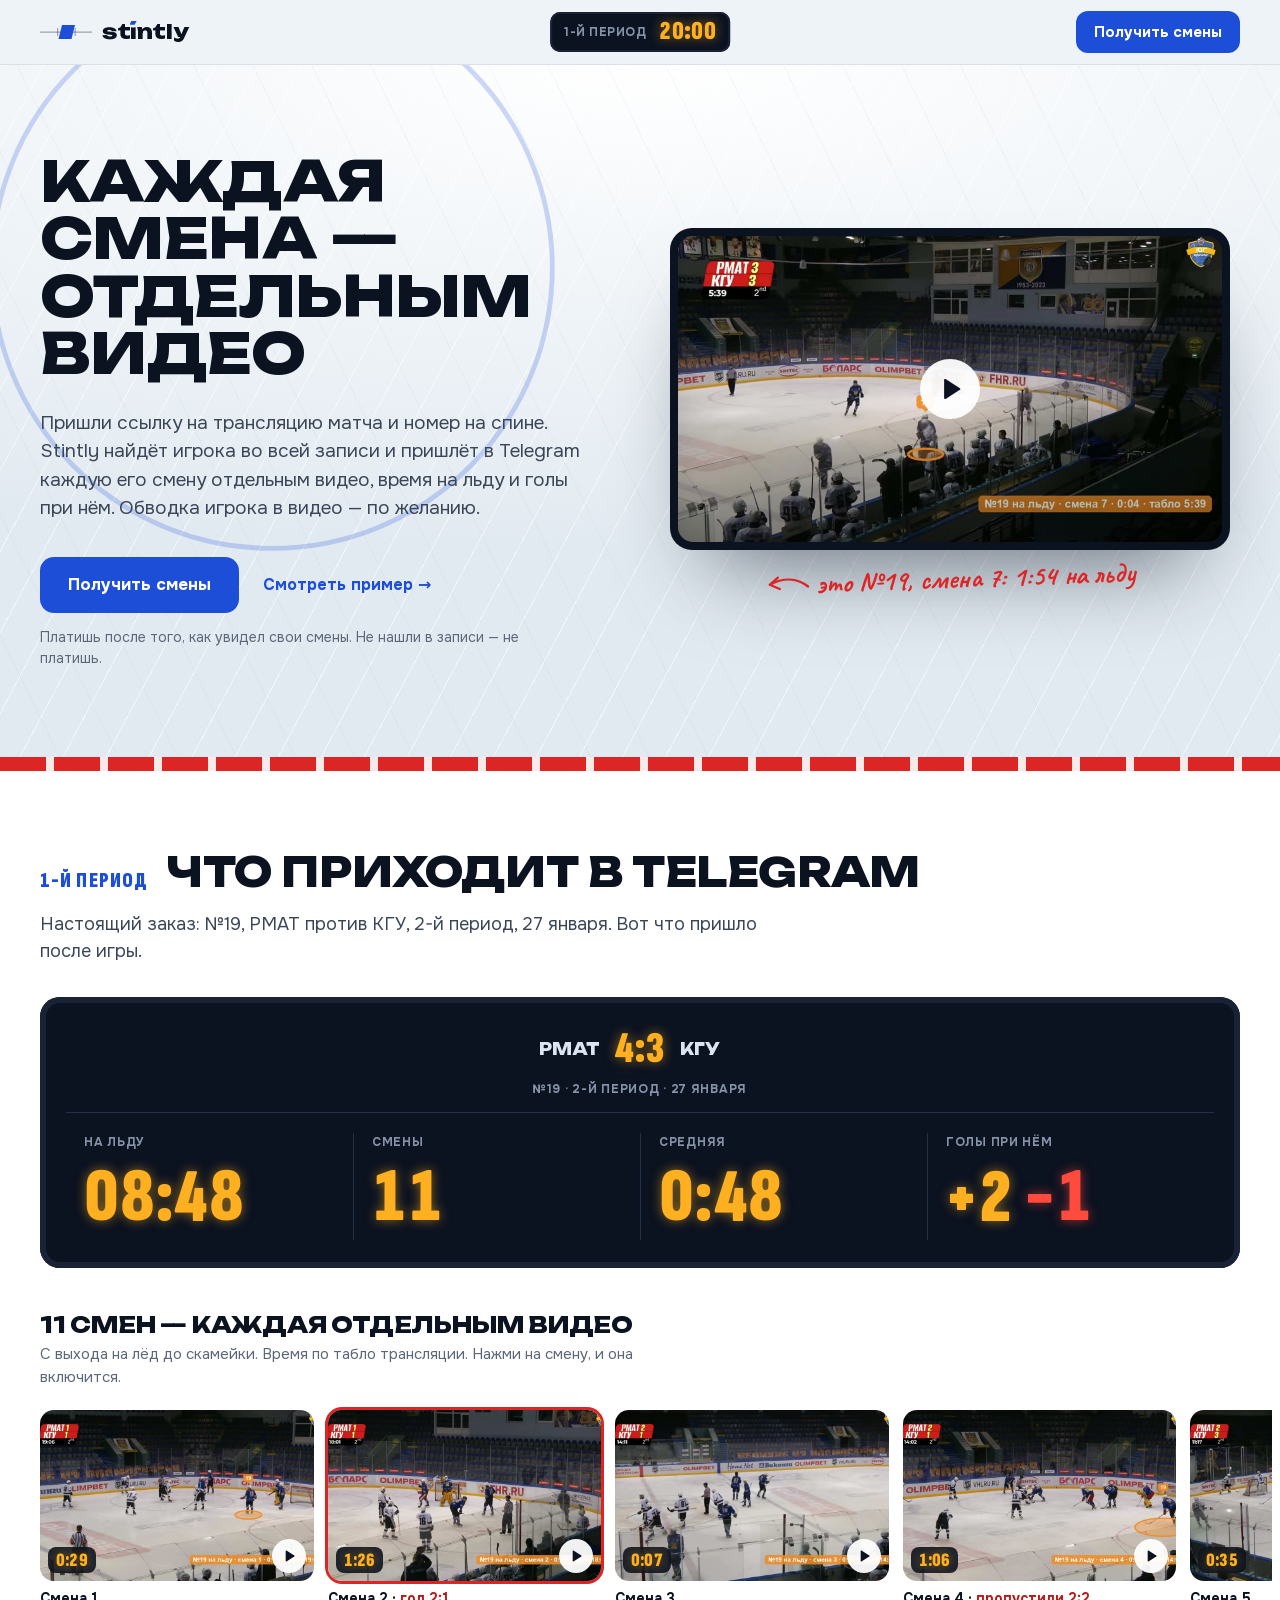
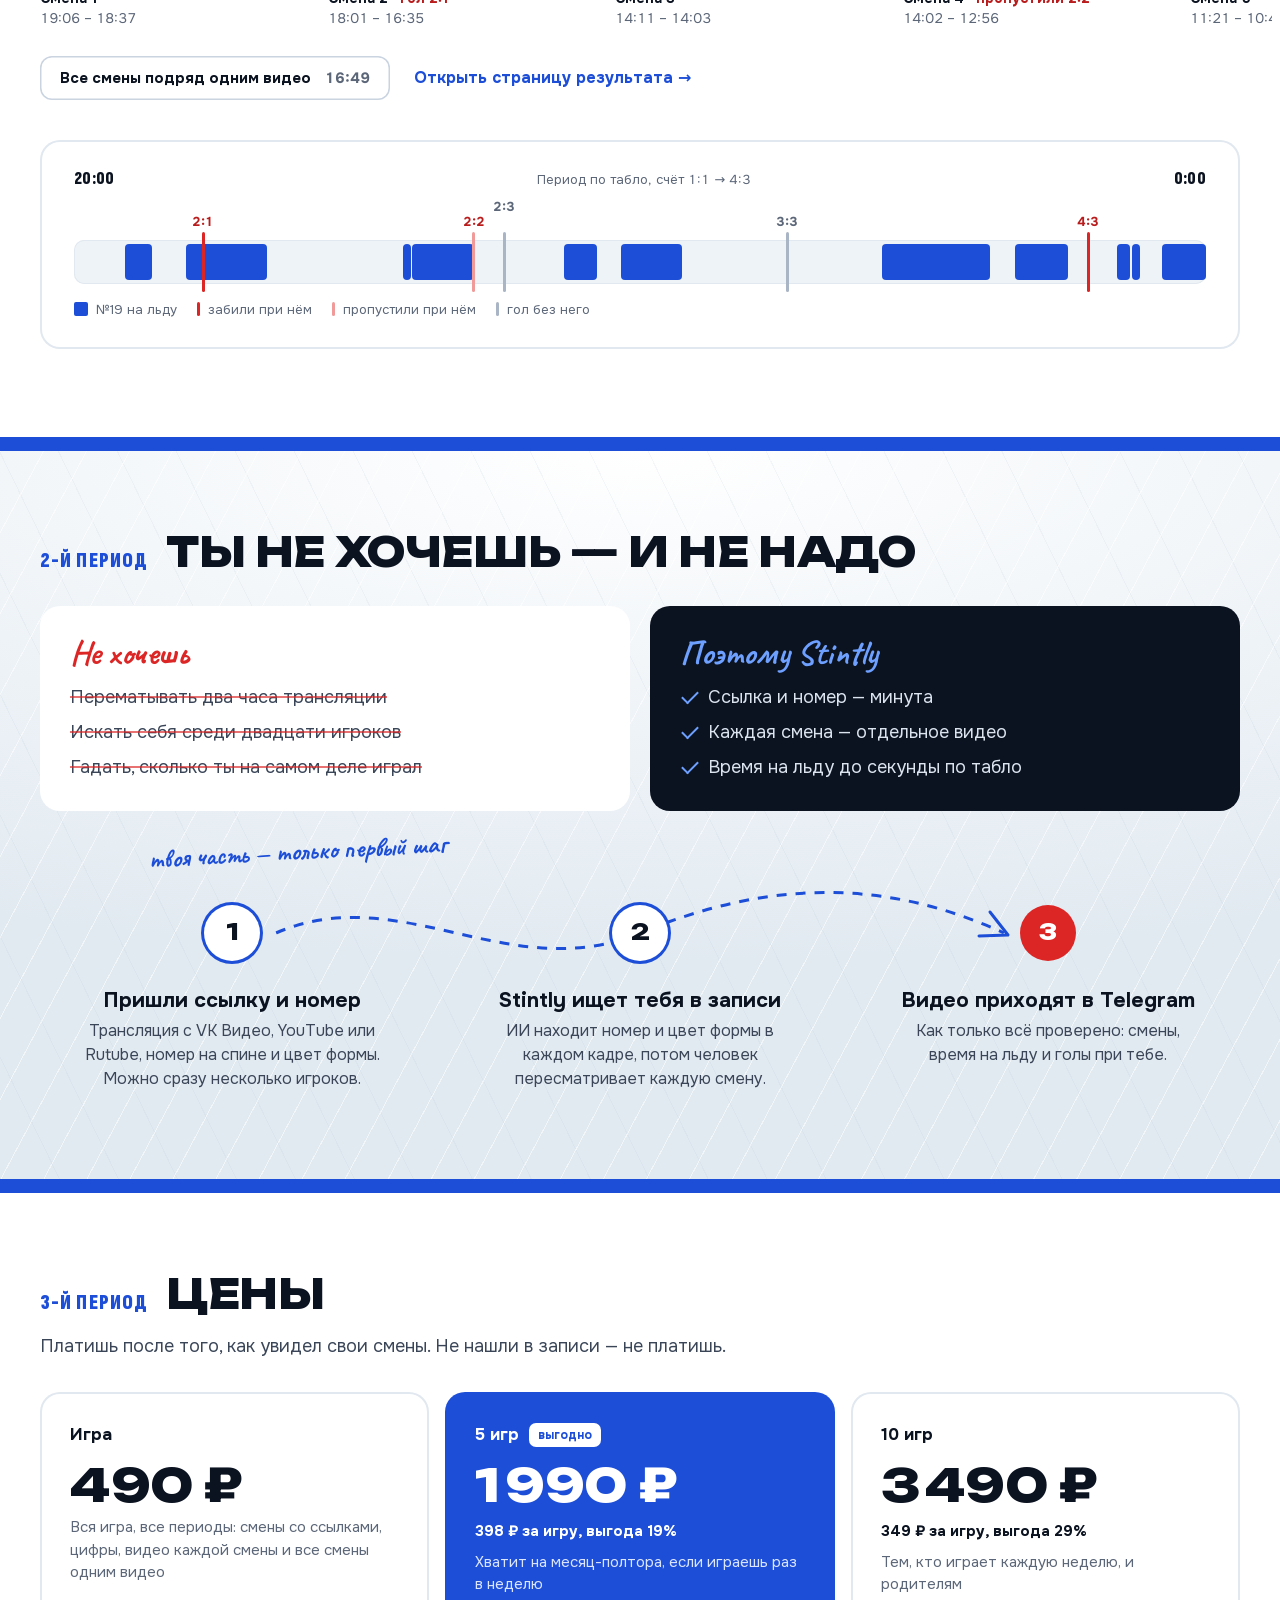
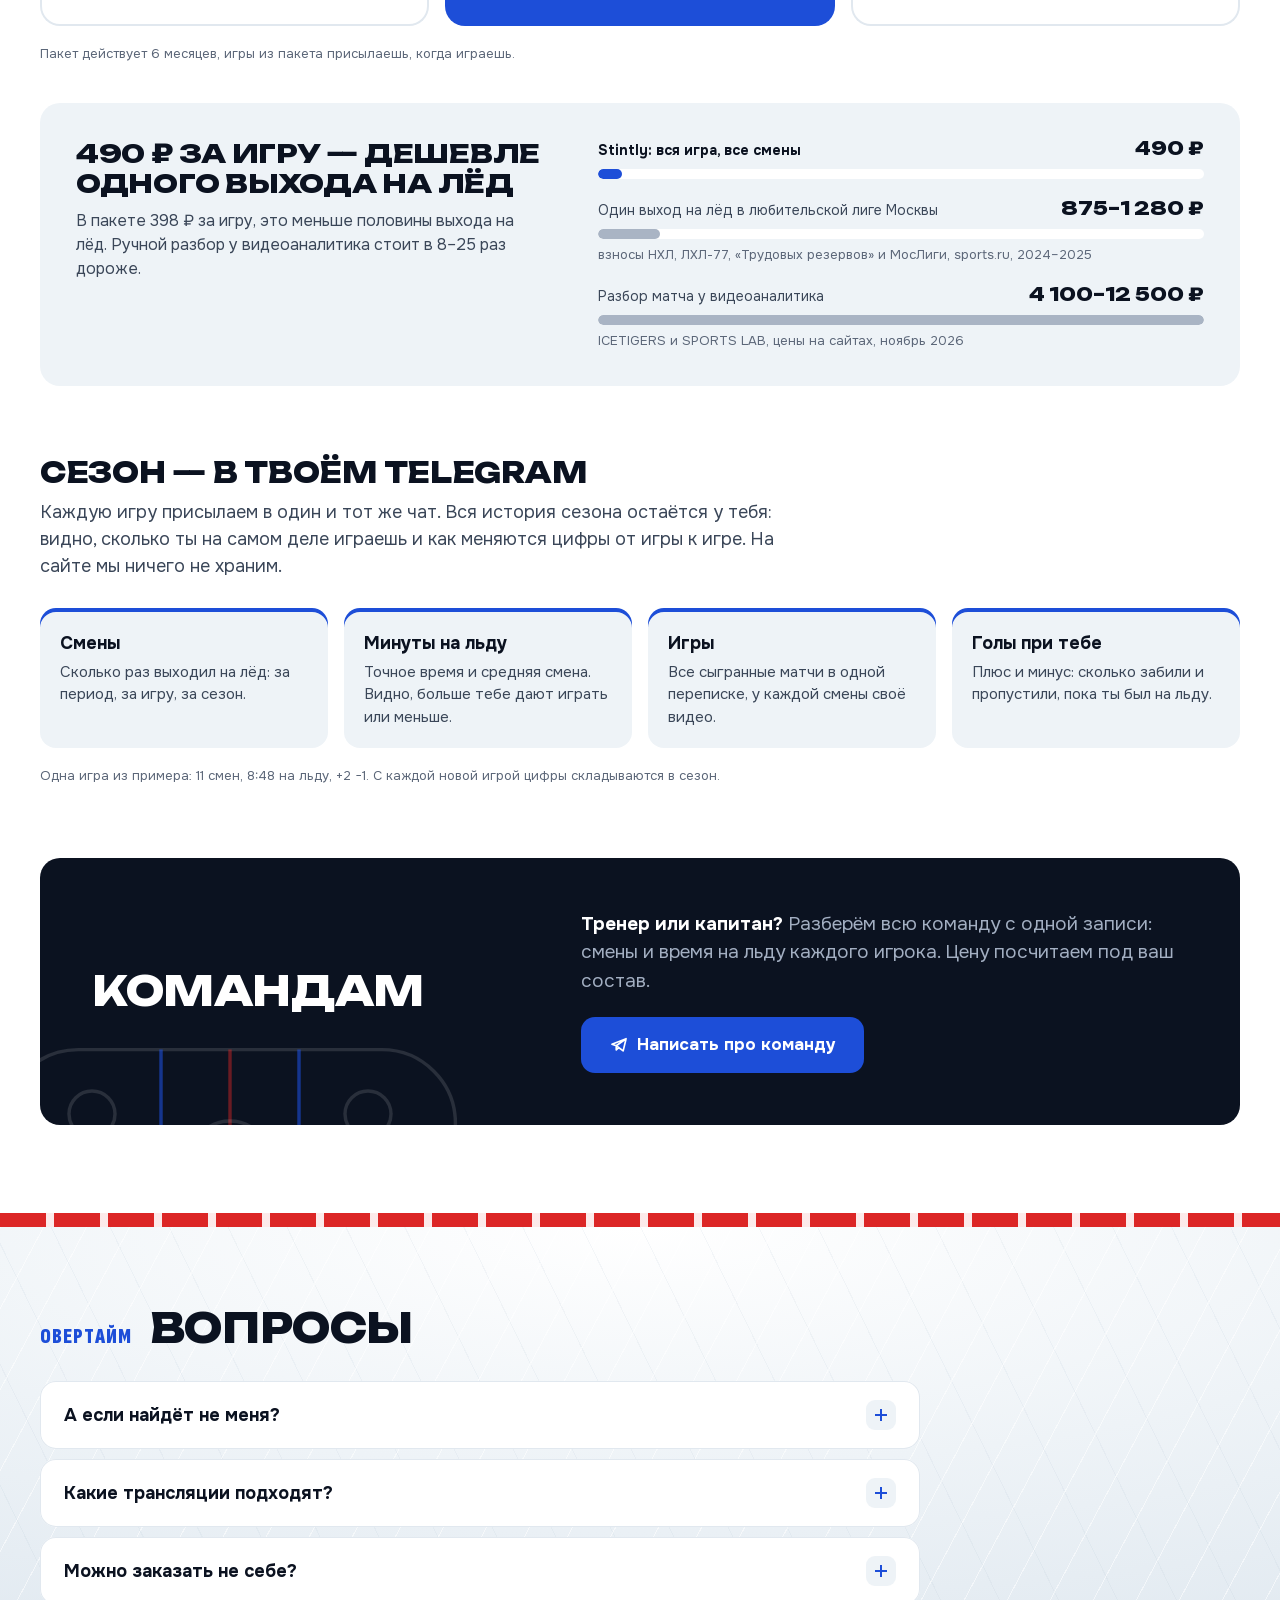
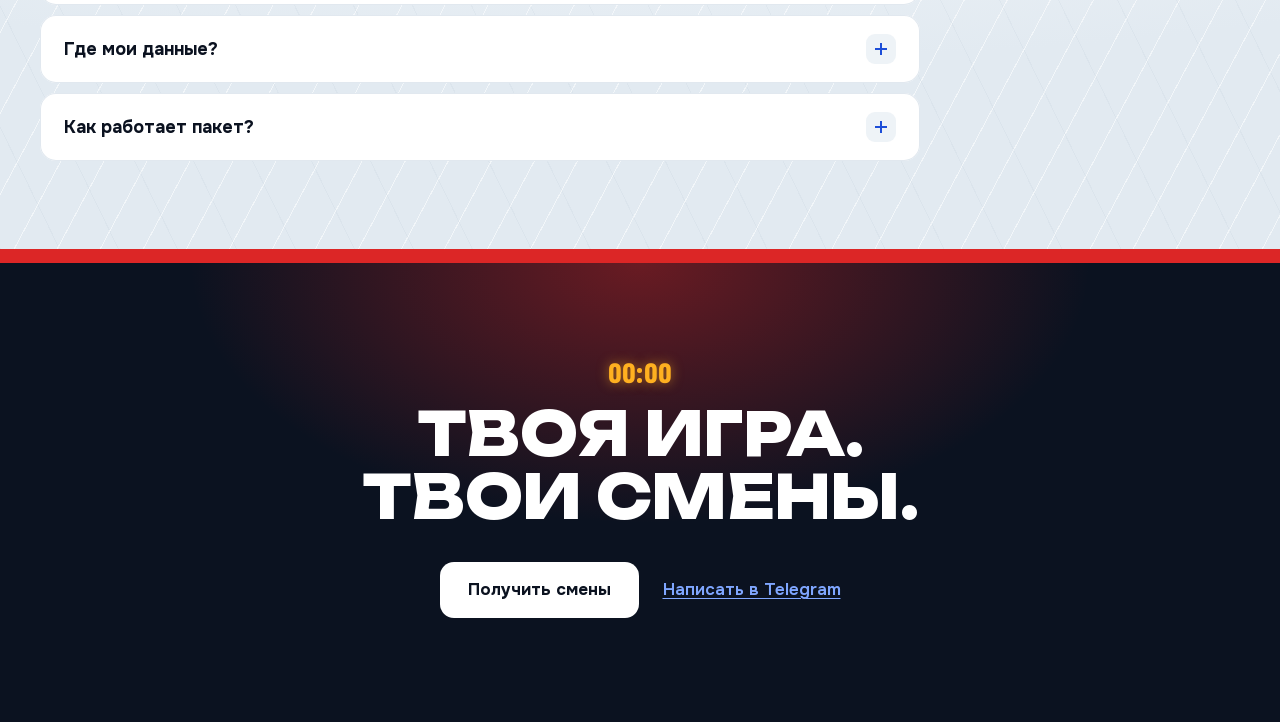
<file: index.html>
<!doctype html>
<html lang="ru">
<head>
<meta charset="utf-8">
<meta name="viewport" content="width=device-width,initial-scale=1,viewport-fit=cover">
<meta name="robots" content="noindex,nofollow">
<meta name="theme-color" content="#EEF3F7">
<meta name="apple-mobile-web-app-capable" content="yes">
<meta name="mobile-web-app-capable" content="yes">
<meta name="apple-mobile-web-app-status-bar-style" content="default">
<title>Stintly — каждая смена отдельным видео</title>
<meta name="description" content="Пришли ссылку на трансляцию и номер. Как всё будет готово, пришлём каждую твою смену отдельным видео и время на льду.">
<!-- Карточка ссылки в Telegram и соцсетях. При выкладке на домен замени адреса картинок на полные (https://домен/assets/og.png): Telegram не берёт относительные. -->
<meta property="og:url" content="https://uistelmakh.github.io/skaut/">
<meta property="og:type" content="website">
<meta property="og:site_name" content="Stintly">
<meta property="og:title" content="Каждая смена игрока отдельным видео — Stintly">
<meta property="og:description" content="Пришли ссылку на игру и номер. Как всё будет готово — в Telegram каждая смена отдельным видео и время на льду.">
<meta property="og:image" content="https://uistelmakh.github.io/skaut/assets/og-stintly-v4.png">
<meta property="og:image:width" content="1200">
<meta property="og:image:height" content="630">
<meta property="og:locale" content="ru_RU">
<meta name="twitter:card" content="summary_large_image">
<meta name="twitter:title" content="Каждая смена игрока отдельным видео — Stintly">
<meta name="twitter:description" content="Пришли ссылку на игру и номер. Как всё будет готово — в Telegram каждая смена отдельным видео и время на льду.">
<meta name="twitter:image" content="https://uistelmakh.github.io/skaut/assets/og-stintly-v4.png">
<link rel="icon" href="assets/mark.svg" type="image/svg+xml">
<link rel="icon" href="assets/favicon.png" type="image/png" sizes="64x64">
<link rel="apple-touch-icon" href="assets/apple-touch-icon.png">
<link rel="preload" href="assets/fonts/onest-normal-cyrillic.woff2" as="font" type="font/woff2" crossorigin>
<link rel="preload" href="assets/fonts/unbounded-normal-cyrillic.woff2" as="font" type="font/woff2" crossorigin>
<link rel="preload" href="media/frames/reel_poster.jpg" as="image" fetchpriority="high">
<link rel="stylesheet" href="assets/fonts/fonts.css">
<!-- Caveat — только рукописные пометки тренера; остальные шрифты лежат локально -->
<link rel="preconnect" href="https://fonts.googleapis.com">
<link rel="preconnect" href="https://fonts.gstatic.com" crossorigin>
<link rel="stylesheet" href="https://fonts.googleapis.com/css2?family=Caveat:wght@700&amp;subset=cyrillic&amp;display=swap">
<link rel="stylesheet" href="assets/app.css?v=20261128c">
</head>
<body>
<a class="skip" href="#view">К содержимому</a>


<header class="top" id="top">
  <div class="wrap top-in">
    <a class="logo" href="#/" aria-label="Stintly, на главную">
      <svg class="logo-mark" viewBox="0 0 104 40" aria-hidden="true"><rect class="lm-line" x="0" y="19" width="104" height="2.5"/><rect class="lm-line" x="34" y="12" width="2.5" height="16"/><rect class="lm-line" x="69" y="12" width="2.5" height="16"/><path class="lm-stint" d="M44 6 H70 L63 34 H37 Z"/></svg>
      <span class="logo-word" aria-hidden="true">st<span class="lw-i">ı<b></b></span>ntly</span>
    </a>
    <nav class="top-nav" aria-label="Разделы">
      <a href="#/result" data-nav="result">Пример</a>
      <a href="#/" data-jump="how">Как это работает</a>
      <a href="#/" data-jump="prices">Цены</a>
      <a href="#/" data-jump="team">Командам</a>
    </nav>
    <!-- часы-табло: на главной идут вместе с прокруткой (период секции на экране), на других страницах — подпись страницы -->
    <div class="clock" id="clock" aria-hidden="true"><span class="clock-l" id="clock-l">1-Й ПЕРИОД</span><span class="led clock-t" id="clock-t">20:00</span></div>
    <a class="btn btn--small btn--accent top-cta" href="#/order">Получить смены</a>
  </div>
</header>

<main id="view" tabindex="-1"></main>

<noscript>
  <div class="noscript">
    <h1>Stintly</h1>
    <p>Все твои смены из трансляции хоккейной игры: каждая смена ссылкой и видео, время на льду. Пришли ссылку на игру и номер.</p>
    <p>Страница работает на JavaScript. Включи его в браузере или сразу <a href="https://t.me/sergeistelmakh">напиши в Telegram @sergeistelmakh</a>.</p>
  </div>
</noscript>

<nav class="dock" aria-label="Быстрая навигация">
  <a href="#/" data-nav="home"><svg viewBox="0 0 24 24" aria-hidden="true"><path d="M4 11.5 12 5l8 6.5V20h-5.5v-5h-5v5H4z"/></svg><span>Главная</span></a>
  <a href="#/result" data-nav="result"><svg viewBox="0 0 24 24" aria-hidden="true"><circle cx="12" cy="7" r="3.2"/><ellipse cx="12" cy="17" rx="8" ry="3.4"/></svg><span>Пример</span></a>
  <a href="#/order" data-nav="order"><svg viewBox="0 0 24 24" aria-hidden="true"><path d="M12 5v14M5 12h14"/></svg><span>Получить</span></a>
</nav>

<!-- Плеер смены: шторка снизу на телефоне, окно по центру на десктопе -->
<div class="sheet" id="sheet" hidden>
  <div class="sheet-back" data-close></div>
  <section class="sheet-card" role="dialog" aria-modal="true" aria-labelledby="sheet-title">
    <div class="sheet-grab" aria-hidden="true"></div>
    <div class="sheet-video"><video id="sheet-video" playsinline controls preload="metadata" aria-label="Видео смены"></video></div>
    <div class="sheet-body">
      <div class="sheet-head">
        <h2 id="sheet-title"></h2>
        <button class="icon-btn" data-close aria-label="Закрыть"><svg viewBox="0 0 24 24" aria-hidden="true"><path d="M6 6l12 12M18 6 6 18"/></svg></button>
      </div>
      <p class="sheet-meta" id="sheet-meta"></p>
      <div class="sheet-actions" id="sheet-actions"></div>
      <div class="sheet-nav" id="sheet-nav"></div>
    </div>
    <div class="sheet-modal" id="sheet-modal"></div>
  </section>
</div>

<div class="toast" id="toast" role="status" aria-live="polite"></div>

<!-- ?v=… — версия файлов: браузер не берёт старые из кэша. Менять при каждой выкладке (и ASSET_V в app.js) -->
<script src="assets/config.js?v=20261128c"></script>
<script src="data/order.js?v=20261128c"></script>
<script src="assets/store.js?v=20261128c"></script>
<script src="assets/gpu.js?v=20261128c"></script>
<!-- Админка (assets/admin.js, admin.css, data/admin_demo.js) грузится только по адресу админки: клиенту она не нужна -->
<script src="assets/app.js?v=20261128c"></script>
</body>
</html>
</file>
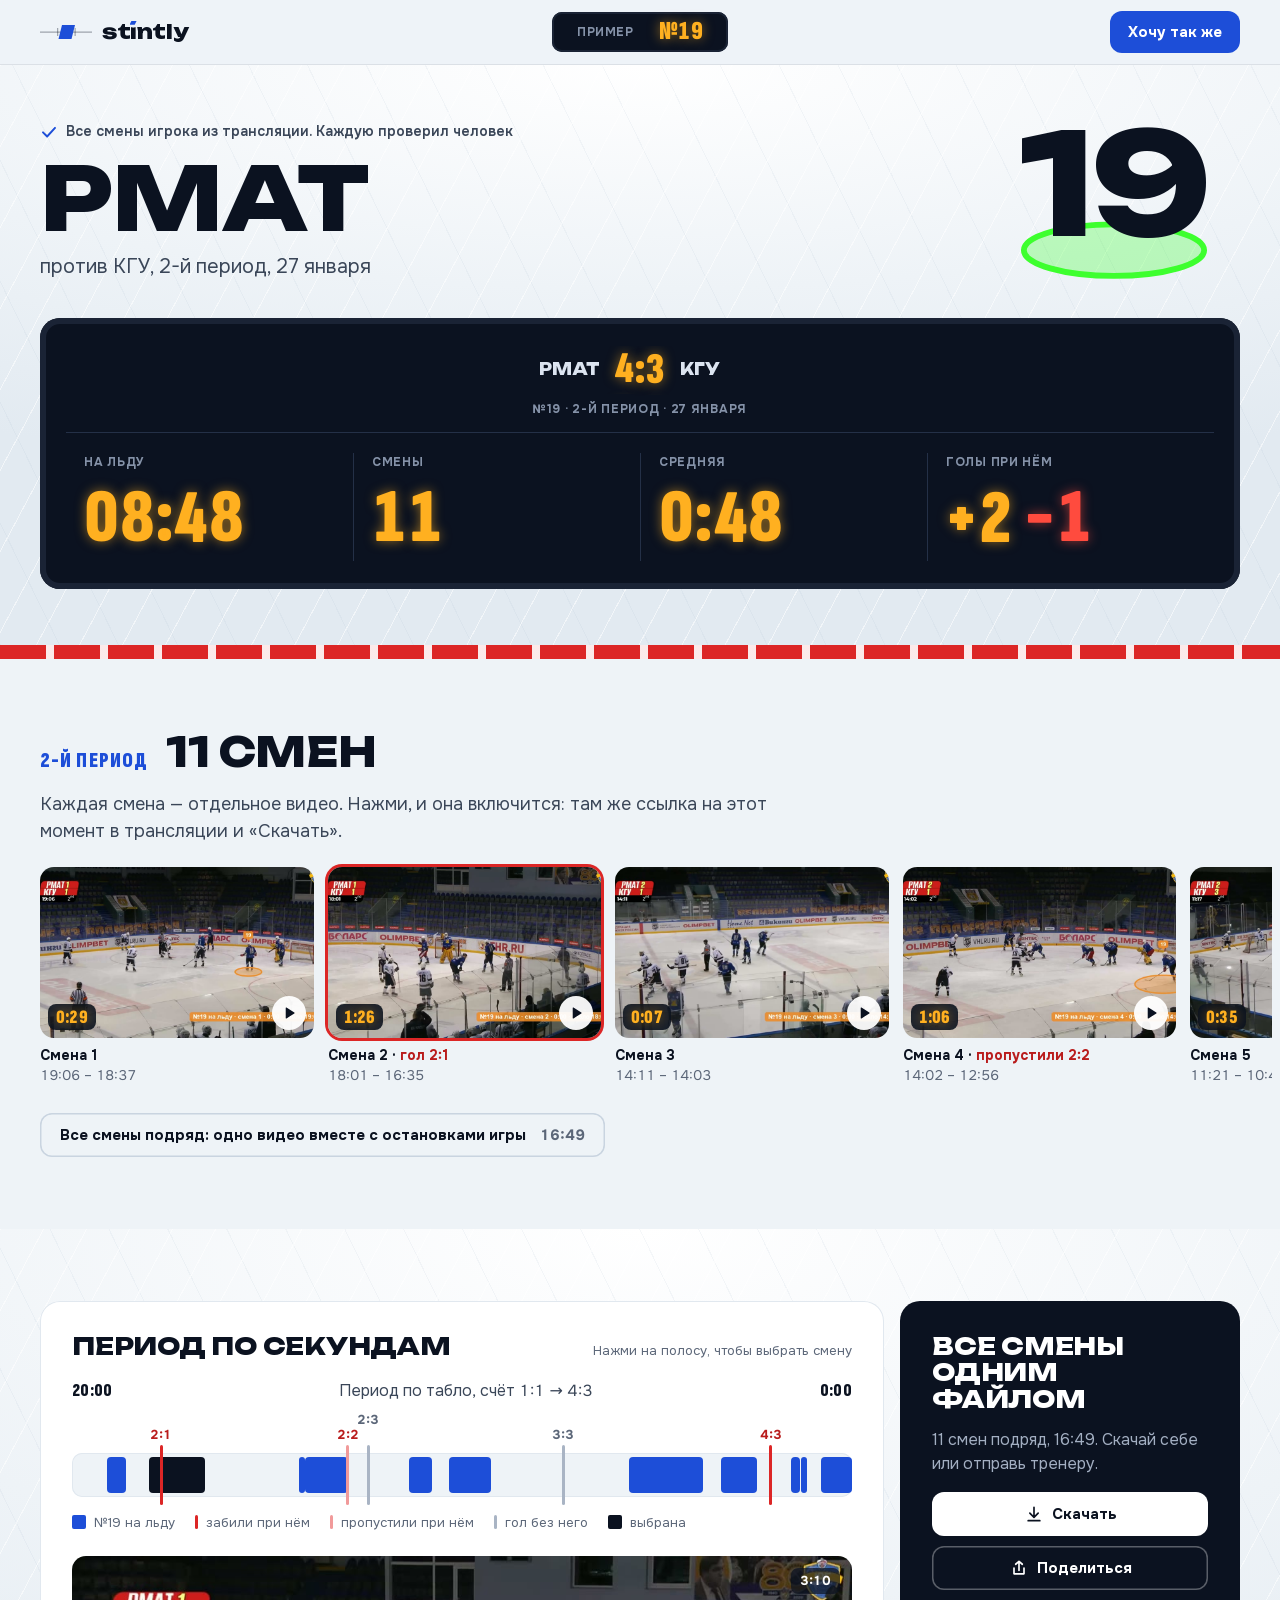
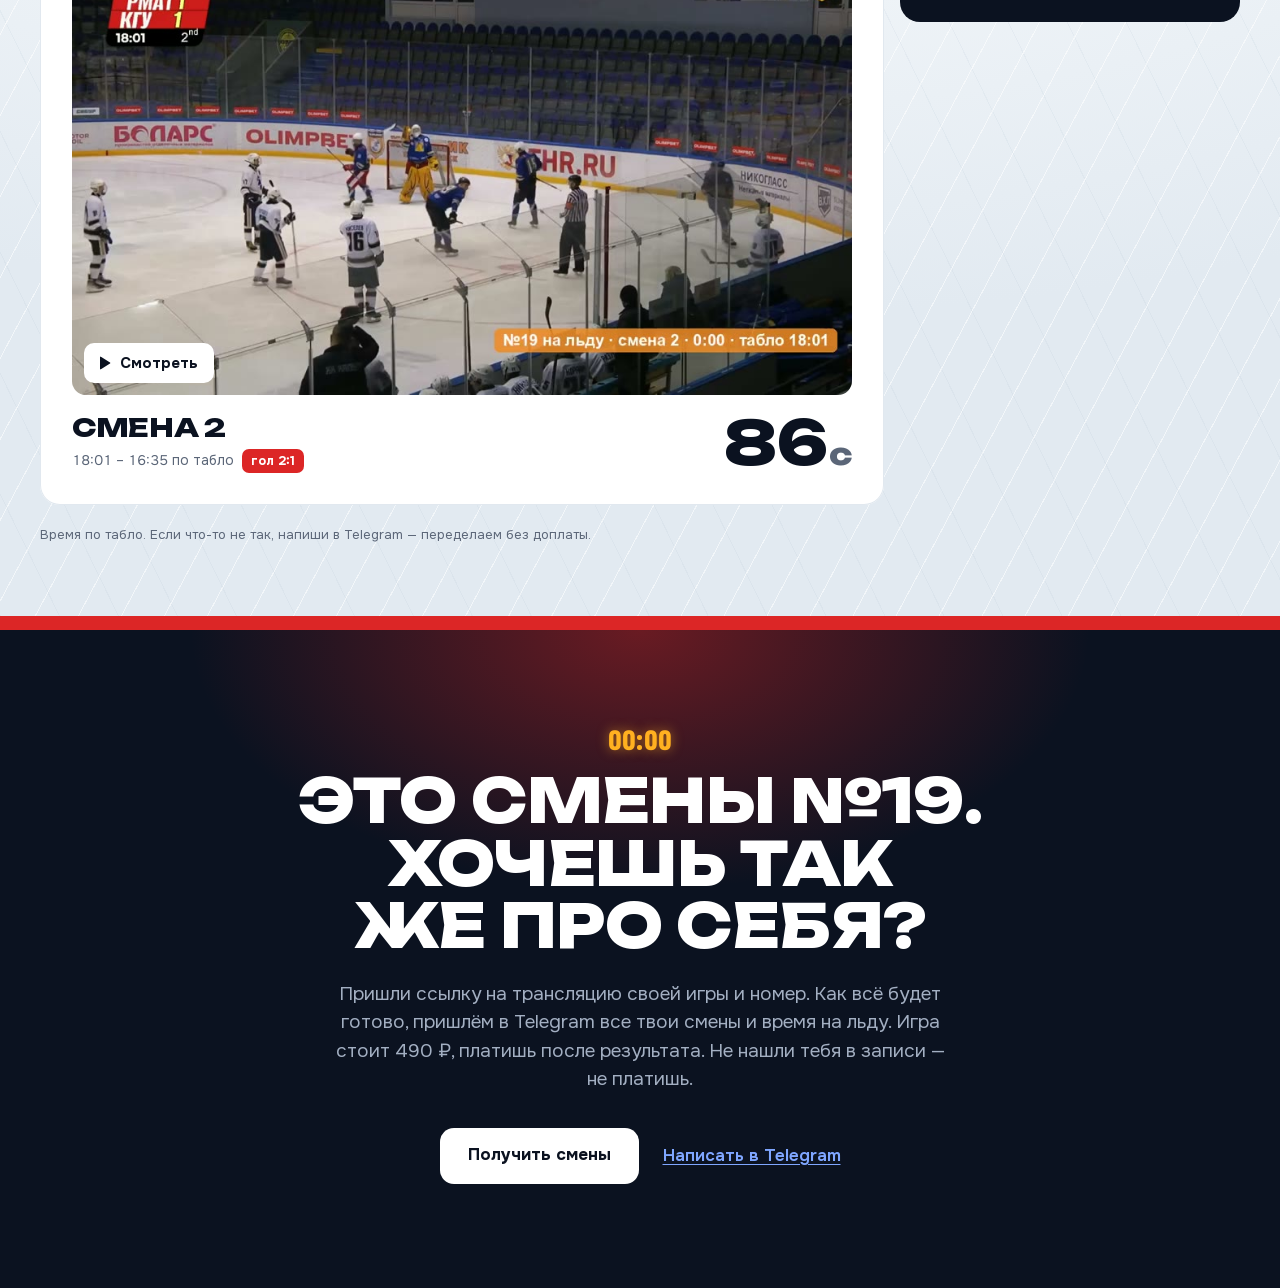
<file: result.html>
<!doctype html>
<html lang="ru">
<head>
<meta charset="utf-8">
<meta name="viewport" content="width=device-width,initial-scale=1">
<meta name="robots" content="noindex,nofollow">
<title>№19 РМАТ: 8:48 на льду, 11 смен. Скаут Смены</title>
<!-- У страницы результата своя карточка для Telegram. Цифры из настоящего заказа (data/order.js). Адрес картинки при выкладке заменить на полный. -->
<meta property="og:url" content="https://uistelmakh.github.io/skaut/result.html">
<meta property="og:type" content="article">
<meta property="og:site_name" content="Скаут Смены">
<meta property="og:title" content="№19 РМАТ: 8:48 на льду, 11 смен">
<meta property="og:description" content="Все смены игрока из трансляции, каждая ссылкой и отдельным видео. Хочешь так же про себя?">
<meta property="og:image" content="https://uistelmakh.github.io/skaut/assets/og-result.png">
<meta property="og:image:width" content="1200">
<meta property="og:image:height" content="630">
<meta name="twitter:card" content="summary_large_image">
<meta name="twitter:title" content="№19 РМАТ: 8:48 на льду, 11 смен">
<meta name="twitter:description" content="Все смены игрока из трансляции, каждая ссылкой и отдельным видео.">
<meta name="twitter:image" content="https://uistelmakh.github.io/skaut/assets/og-result.png">
<link rel="icon" href="assets/mark.svg" type="image/svg+xml">
<meta http-equiv="refresh" content="0; url=index.html#/result">
<script>location.replace("index.html#/result");</script>
</head>
<body><p><a href="index.html#/result">Открыть смены №19</a></p></body>
</html>
</file>
<file: assets/fonts/fonts.css>
/* Шрифты Google Fonts (лицензия OFL), лежат локально, чтобы прототип работал без интернета */
@font-face {
  font-family: 'Sofia Sans Extra Condensed';
  font-style: italic;
  font-weight: 1 1000;
  font-display: swap;
  src: url(sofia-italic-cyrillic.woff2) format('woff2');
  unicode-range: U+0301, U+0400-045F, U+0490-0491, U+04B0-04B1, U+2116;
}
@font-face {
  font-family: 'Sofia Sans Extra Condensed';
  font-style: italic;
  font-weight: 1 1000;
  font-display: swap;
  src: url(sofia-italic-latin-ext.woff2) format('woff2');
  unicode-range: U+0100-02BA, U+02BD-02C5, U+02C7-02CC, U+02CE-02D7, U+02DD-02FF, U+0304, U+0308, U+0329, U+1D00-1DBF, U+1E00-1E9F, U+1EF2-1EFF, U+2020, U+20A0-20AB, U+20AD-20C4, U+2113, U+2C60-2C7F, U+A720-A7FF;
}
@font-face {
  font-family: 'Sofia Sans Extra Condensed';
  font-style: italic;
  font-weight: 1 1000;
  font-display: swap;
  src: url(sofia-italic-latin.woff2) format('woff2');
  unicode-range: U+0000-00FF, U+0131, U+0152-0153, U+02BB-02BC, U+02C6, U+02DA, U+02DC, U+0304, U+0308, U+0329, U+2000-206F, U+20AC, U+2122, U+2191, U+2193, U+2212, U+2215, U+FEFF, U+FFFD;
}
@font-face {
  font-family: 'Sofia Sans Extra Condensed';
  font-style: normal;
  font-weight: 1 1000;
  font-display: swap;
  src: url(sofia-normal-cyrillic.woff2) format('woff2');
  unicode-range: U+0301, U+0400-045F, U+0490-0491, U+04B0-04B1, U+2116;
}
@font-face {
  font-family: 'Sofia Sans Extra Condensed';
  font-style: normal;
  font-weight: 1 1000;
  font-display: swap;
  src: url(sofia-normal-latin-ext.woff2) format('woff2');
  unicode-range: U+0100-02BA, U+02BD-02C5, U+02C7-02CC, U+02CE-02D7, U+02DD-02FF, U+0304, U+0308, U+0329, U+1D00-1DBF, U+1E00-1E9F, U+1EF2-1EFF, U+2020, U+20A0-20AB, U+20AD-20C4, U+2113, U+2C60-2C7F, U+A720-A7FF;
}
@font-face {
  font-family: 'Sofia Sans Extra Condensed';
  font-style: normal;
  font-weight: 1 1000;
  font-display: swap;
  src: url(sofia-normal-latin.woff2) format('woff2');
  unicode-range: U+0000-00FF, U+0131, U+0152-0153, U+02BB-02BC, U+02C6, U+02DA, U+02DC, U+0304, U+0308, U+0329, U+2000-206F, U+20AC, U+2122, U+2191, U+2193, U+2212, U+2215, U+FEFF, U+FFFD;
}
@font-face {
  font-family: 'Onest';
  font-style: normal;
  font-weight: 100 900;
  font-display: swap;
  src: url(onest-normal-cyrillic.woff2) format('woff2');
  unicode-range: U+0301, U+0400-045F, U+0490-0491, U+04B0-04B1, U+2116;
}
@font-face {
  font-family: 'Onest';
  font-style: normal;
  font-weight: 100 900;
  font-display: swap;
  src: url(onest-normal-latin-ext.woff2) format('woff2');
  unicode-range: U+0100-02BA, U+02BD-02C5, U+02C7-02CC, U+02CE-02D7, U+02DD-02FF, U+0304, U+0308, U+0329, U+1D00-1DBF, U+1E00-1E9F, U+1EF2-1EFF, U+2020, U+20A0-20AB, U+20AD-20C4, U+2113, U+2C60-2C7F, U+A720-A7FF;
}
@font-face {
  font-family: 'Onest';
  font-style: normal;
  font-weight: 100 900;
  font-display: swap;
  src: url(onest-normal-latin.woff2) format('woff2');
  unicode-range: U+0000-00FF, U+0131, U+0152-0153, U+02BB-02BC, U+02C6, U+02DA, U+02DC, U+0304, U+0308, U+0329, U+2000-206F, U+20AC, U+2122, U+2191, U+2193, U+2212, U+2215, U+FEFF, U+FFFD;
}
@font-face {
  font-family: 'Unbounded';
  font-style: normal;
  font-weight: 200 900;
  font-display: swap;
  src: url(unbounded-normal-cyrillic.woff2) format('woff2');
  unicode-range: U+0301, U+0400-045F, U+0490-0491, U+04B0-04B1, U+2116;
}
@font-face {
  font-family: 'Unbounded';
  font-style: normal;
  font-weight: 200 900;
  font-display: swap;
  src: url(unbounded-normal-latin-ext.woff2) format('woff2');
  unicode-range: U+0100-02BA, U+02BD-02C5, U+02C7-02CC, U+02CE-02D7, U+02DD-02FF, U+0304, U+0308, U+0329, U+1D00-1DBF, U+1E00-1E9F, U+1EF2-1EFF, U+2020, U+20A0-20AB, U+20AD-20C4, U+2113, U+2C60-2C7F, U+A720-A7FF;
}
@font-face {
  font-family: 'Unbounded';
  font-style: normal;
  font-weight: 200 900;
  font-display: swap;
  src: url(unbounded-normal-latin.woff2) format('woff2');
  unicode-range: U+0000-00FF, U+0131, U+0152-0153, U+02BB-02BC, U+02C6, U+02DA, U+02DC, U+0304, U+0308, U+0329, U+2000-206F, U+20AC, U+2122, U+2191, U+2193, U+2212, U+2215, U+FEFF, U+FFFD;
}
@font-face {
  font-family: 'Manrope';
  font-style: normal;
  font-weight: 200 800;
  font-display: swap;
  src: url(manrope-normal-cyrillic.woff2) format('woff2');
  unicode-range: U+0301, U+0400-045F, U+0490-0491, U+04B0-04B1, U+2116;
}
@font-face {
  font-family: 'Manrope';
  font-style: normal;
  font-weight: 200 800;
  font-display: swap;
  src: url(manrope-normal-latin-ext.woff2) format('woff2');
  unicode-range: U+0100-02BA, U+02BD-02C5, U+02C7-02CC, U+02CE-02D7, U+02DD-02FF, U+0304, U+0308, U+0329, U+1D00-1DBF, U+1E00-1E9F, U+1EF2-1EFF, U+2020, U+20A0-20AB, U+20AD-20C4, U+2113, U+2C60-2C7F, U+A720-A7FF;
}
@font-face {
  font-family: 'Manrope';
  font-style: normal;
  font-weight: 200 800;
  font-display: swap;
  src: url(manrope-normal-latin.woff2) format('woff2');
  unicode-range: U+0000-00FF, U+0131, U+0152-0153, U+02BB-02BC, U+02C6, U+02DA, U+02DC, U+0304, U+0308, U+0329, U+2000-206F, U+20AC, U+2122, U+2191, U+2193, U+2212, U+2215, U+FEFF, U+FFFD;
}
</file>
<file: assets/app.css>
/* Концепция «Каток» (docs/design/DESIGN.md, доска Claude Design «Stintly — «Каток», главная»).
   Страница — матч на льду: холодный лёд, белые борта, разметка катка делит секции.
   Синий — линии, кнопки, ссылки. Красный — центральная линия, голы, свет гола. Янтарь — только табло.
   Неон — только эллипс игрока в видео. Шрифты: Unbounded (заголовки), Onest (текст), Sofia Sans Extra Condensed (табло), Caveat (пометки тренера). */
:root {
  --ice: #EEF3F7; --ice-2: #E2EAF1;                 /* лёд и его тень */
  --board: #FFFFFF;                                 /* белые борта: светлые секции и карточки */
  --ink: #0B1220; --ink-2: #3A4658; --ink-3: #5B6678;   /* текст; #5B6678 на льду 5.2:1 */
  --ph: #737E90;                                    /* только плейсхолдеры */
  --line: #E1E8EF; --line-2: #C9D4E0; --hair: rgba(11, 18, 32, .08);
  --blue: #1D4ED8; --blue-dk: #1E40AF; --blue-soft: #E6EDFC;   /* белый на синем 6.7:1 */
  --blue-on-dark: #7FA6FF;                          /* ссылки и фокус на тёмном: 7.7:1 */
  --red: #DC2626; --red-dk: #B91C1C; --red-soft: #FDE7E7;
  --bad: #B91C1C;                                   /* ошибки на белом */
  --night: #0B1220; --night-2: #1A2335; --night-line: #243047;
  --on-night: #DCE4F0; --on-night-2: #A3AFC2; --sb-label: #8592A8;   /* подписи табло 5.9:1 */
  --led: #FFB020; --led-red: #FF4B3E;               /* янтарь табло и красный «минус» на табло */
  --mark: #3DFF2E;                                  /* неон: только эллипс обводки игрока */
  --text: "Onest", -apple-system, system-ui, "Segoe UI", sans-serif;
  --head: "Unbounded", "Onest", system-ui, sans-serif;
  --display: "Sofia Sans Extra Condensed", "Arial Narrow", sans-serif;   /* табло; в админке — её цифры */
  --hand: "Caveat", "Segoe Print", cursive;
  --gut: 16px;
  --ease: cubic-bezier(.2, .8, .2, 1);
  --dock-h: calc(58px + env(safe-area-inset-bottom, 0px));
  --focus: var(--blue);
}

/* ---------- основа ---------- */
* { box-sizing: border-box; }
html { -webkit-text-size-adjust: 100%; scroll-behavior: smooth; scroll-padding: 80px 0 120px; background: var(--ice); }
body {
  margin: 0; background: var(--ice); color: var(--ink);
  font: 400 17px/1.5 var(--text); -webkit-font-smoothing: antialiased; text-rendering: optimizeLegibility;
  overflow-x: hidden;
}
img, video, svg { display: block; max-width: 100%; }
a { color: inherit; text-decoration: none; }
button { font: inherit; color: inherit; background: none; border: 0; padding: 0; cursor: pointer; }
h1, h2, h3, h4, p { margin: 0; }
:focus-visible { outline: 3px solid var(--focus); outline-offset: 3px; }
[hidden] { display: none !important; }
.skip { position: absolute; left: -999px; }
.skip:focus { left: 12px; top: 12px; z-index: 100; background: #fff; color: var(--ink); padding: 10px 14px; border-radius: 12px; }
.vh { position: absolute; width: 1px; height: 1px; overflow: hidden; clip-path: inset(50%); white-space: nowrap; }
main { display: block; min-height: 80vh; outline: none; }
.wrap { width: 100%; max-width: calc(1200px + var(--gut) * 2); margin: 0 auto; padding: 0 var(--gut); }
.noscript { max-width: 640px; margin: 0 auto; padding: 48px 20px; display: grid; gap: 16px; }
.noscript h1 { font: 800 40px/1.05 var(--head); text-transform: uppercase; }
.noscript a { color: var(--blue); text-decoration: underline; }

/* лёд: царапины коньков под двумя углами и мягкий блик сверху (единственный градиент-фон, кроме света гола) */
.ice {
  background-color: var(--ice);
  background-image:
    repeating-linear-gradient(118deg, rgba(255, 255, 255, .55) 0 1px, transparent 1px 38px),
    repeating-linear-gradient(64deg, rgba(160, 180, 200, .10) 0 1px, transparent 1px 53px),
    radial-gradient(120% 70% at 50% 0%, #FFFFFF 0%, #EEF3F7 55%, #E2EAF1 100%);
}
/* разметка катка — границы секций: красная центральная (с белым пунктиром), синие, тонкая линия ворот */
.line { height: 10px; }
.line--blue { background: var(--blue); }
.line--red { background: var(--red) repeating-linear-gradient(90deg, transparent 0 46px, rgba(255, 255, 255, .9) 46px 54px); }
.line--goal { height: 4px; background: var(--red); }

/* ---------- типографика ---------- */
/* .u — заголовок: Unbounded 800 капсом. .d2 — заголовок служебной страницы, .d3 — подзаголовок */
.u, .d2, .d3 { font-family: var(--head); font-weight: 800; text-transform: uppercase; letter-spacing: -.01em; line-height: 1.04; overflow-wrap: break-word; }
.u small { font-size: .5em; letter-spacing: 0; text-transform: none; }
.d2 { font-size: clamp(28px, 7.4vw, 44px); text-wrap: balance; }
.d3 { font-size: 20px; }
.led { font-family: var(--display); font-weight: 900; color: var(--led); text-shadow: 0 0 12px rgba(255, 176, 32, .55); line-height: 1; font-variant-numeric: tabular-nums lining-nums; letter-spacing: .01em; white-space: nowrap; }
.hand { font-family: var(--hand); font-weight: 700; }
.lead { font-size: 18px; line-height: 1.5; color: var(--ink-2); max-width: 36em; }
.cap { font-size: 14px; color: var(--ink-3); }
.note { margin-top: 18px; font-size: 13px; line-height: 1.5; color: var(--ink-3); max-width: 62em; }
.wrap.note { max-width: calc(1200px + var(--gut) * 2); }
/* .num — цифры админки (admin.js); на сайте не используется */
.num { font-family: var(--display); font-weight: 900; line-height: .86; letter-spacing: -.005em; font-variant-numeric: tabular-nums lining-nums; }

/* LED-цифры табло: окно высотой в одну цифру, внутри лента 0–9 дважды. clip-path режет только сверху и снизу — свечение по бокам видно */
.lv { display: inline-flex; vertical-align: top; }
.odo, .odo-c { display: inline-block; height: 1.1em; line-height: 1.1em; vertical-align: top; }
.odo { clip-path: inset(0 -.5em); }
.odo-s { display: block; white-space: pre; transform: translateY(calc((var(--d) + 10) * -1.1em)); }
.armed:not(.is-in) .odo-s { transform: translateY(0); }
.is-in .odo-s { animation: odo .85s var(--ease) both; animation-delay: calc(var(--k) * 70ms); }
@keyframes odo { from { transform: translateY(0); } }

/* ---------- кнопки и ссылки ---------- */
/* кнопка — скруглённый прямоугольник, как в макете: синяя — главное действие, белая — на тёмном, контурная — второе */
.btn {
  display: inline-flex; align-items: center; justify-content: center; gap: 8px;
  min-height: 44px; padding: 0 20px; border-radius: 12px; background: var(--ice-2); color: var(--ink);
  font: 700 15px/1.2 var(--text); white-space: nowrap; text-align: center;
  transition: background-color .15s, color .15s, box-shadow .15s, transform .12s;
}
.btn:hover { background: #D5DFE9; }
.btn:active { transform: scale(.98); }
.btn--accent { background: var(--blue); color: #fff; }
.btn--accent:hover { background: var(--blue-dk); }
.btn--white { background: #fff; color: var(--ink); }
.btn--white:hover { background: #E3EAF2; }
.btn--line, .btn--ghost { background: transparent; color: var(--ink); box-shadow: inset 0 0 0 1.5px var(--line-2); }
.btn--line:hover, .btn--ghost:hover { background: rgba(11, 18, 32, .04); }
.btn--big { min-height: 56px; padding: 0 28px; border-radius: 14px; font-size: 17px; max-width: 100%; white-space: normal; }
.btn--small { min-height: 42px; padding: 0 18px; }
.btn svg, .icon-btn svg { width: 20px; height: 20px; flex: none; fill: none; stroke: currentColor; stroke-width: 2; stroke-linecap: round; stroke-linejoin: round; }
.icon-btn { flex: none; width: 40px; height: 40px; display: grid; place-items: center; border-radius: 12px; background: var(--ice); color: var(--ink); transition: background-color .15s; }
.icon-btn svg { width: 18px; height: 18px; }
.icon-btn:hover { background: var(--ice-2); }
/* ссылка в тексте: синяя и подчёркнутая; область нажатия 44 px без сдвига строки */
.link { color: var(--blue); font-weight: 600; text-decoration: underline; text-decoration-thickness: 1px; text-underline-offset: 3px; padding-block: 11px; margin-block: -11px; transition: color .15s; }
.link:hover { color: var(--blue-dk); }
.more { display: inline-flex; align-items: center; min-height: 44px; color: var(--blue); font-size: 16px; font-weight: 700; }
.more::after { content: "\00a0→" / ""; transition: transform .15s var(--ease); }
.more:hover::after { transform: translateX(3px); }
.cta-row { display: flex; flex-wrap: wrap; align-items: center; gap: 12px 24px; }
.hero-cta { display: flex; flex-wrap: wrap; align-items: center; gap: 12px 24px; margin-top: 12px; }
/* голы: забили — красная плашка, пропустили — бледно-красная */
.tag { display: inline-flex; align-items: center; height: 24px; padding: 0 9px; border-radius: 7px; font: 700 13px/1 var(--text); white-space: nowrap; vertical-align: middle; }
.tag--plus { background: var(--red); color: #fff; }
.tag--minus { background: var(--red-soft); color: var(--red-dk); }
.ico-play { width: 14px; height: 14px; fill: currentColor; }
.err { margin-top: 6px; font-size: 14px; color: var(--bad); }
.url-note { margin-top: 6px; font-size: 13px; font-weight: 600; display: flex; gap: 8px; align-items: flex-start; }
.url-note::before { content: ""; flex: none; width: 8px; height: 8px; margin-top: 5px; border-radius: 50%; background: currentColor; }
.url-note.no { color: var(--bad); }

/* ---------- шапка: знак, часы-табло по центру, синяя кнопка ---------- */
.top { position: sticky; top: 0; z-index: 30; background: rgba(238, 243, 247, .88); backdrop-filter: saturate(160%) blur(14px); -webkit-backdrop-filter: saturate(160%) blur(14px); border-bottom: 1px solid var(--hair); }
.top-in { position: relative; display: flex; align-items: center; justify-content: space-between; gap: 16px; height: 64px; }
.logo { display: inline-flex; align-items: center; gap: 10px; min-height: 44px; color: var(--ink); white-space: nowrap; }
.logo-mark { width: 46px; height: 18px; flex: none; }   /* v2: линия периода с засечками трёх периодов + смена */
.lm-line { fill: var(--ink); fill-opacity: .35; }
.lm-stint { fill: var(--blue); }
.logo-word { font: 800 19px/1 var(--head); letter-spacing: -.02em; }
/* точка над «i» — синяя плашка-смена (знак и слово говорят одно); буква без точки — U+0131 */
.lw-i { position: relative; display: inline-block; }
.lw-i b { position: absolute; left: 50%; top: -.06em; width: .36em; height: .2em; margin-left: -.2em; background: var(--blue); clip-path: polygon(28% 0, 100% 0, 72% 100%, 0 100%); }
.logo--light .lw-i b { background: #3B6BFF; }
.logo--light { color: #fff; }
.logo--light .lm-line { fill: #fff; fill-opacity: .45; }
.top-nav { display: none; }
.top-cta { margin-left: auto; }
/* часы-табло: тёмная плашка, подпись периода и янтарные цифры. Ширина постоянная — не прыгает при смене подписи */
.clock { display: none; align-items: center; justify-content: center; gap: 10px; min-width: 176px; height: 40px; padding: 0 14px; border-radius: 10px; background: var(--night); box-shadow: inset 0 0 0 2px var(--night-2); }
.clock-l { font-size: 12px; font-weight: 700; letter-spacing: .04em; color: var(--sb-label); white-space: nowrap; }
.clock-t { min-width: 2.3em; font-size: 26px; text-align: right; }
.clock.no-t .clock-l { font: 900 20px/1 var(--display); letter-spacing: .06em; color: var(--led); text-shadow: 0 0 10px rgba(255, 176, 32, .5); }
.clock.no-t .clock-t { display: none; }
body[data-route="order"] .top-cta, body[data-route="order"] .top-nav { visibility: hidden; }
body[data-route="gate"] .top-nav, body[data-route="gate"] .top-cta, body[data-route="gate"] .clock, body[data-route="gate"] .dock { display: none; }

/* нижнее меню телефона: светлый лёд */
.dock {
  position: fixed; z-index: 40; left: 0; right: 0; bottom: 0; display: grid; grid-template-columns: repeat(3, 1fr);
  padding: 0 max(8px, env(safe-area-inset-left, 0px)) env(safe-area-inset-bottom, 0px) max(8px, env(safe-area-inset-right, 0px));
  background: rgba(238, 243, 247, .92); backdrop-filter: saturate(160%) blur(14px); -webkit-backdrop-filter: saturate(160%) blur(14px);
  border-top: 1px solid var(--hair); transition: transform .3s var(--ease);
}
.dock a { display: flex; flex-direction: column; align-items: center; justify-content: center; gap: 3px; height: 58px; font-size: 11px; font-weight: 600; color: var(--ink-2); transition: color .15s; }
.dock svg { width: 22px; height: 22px; fill: none; stroke: currentColor; stroke-width: 1.8; stroke-linecap: round; stroke-linejoin: round; }
.dock a.on { color: var(--blue); }
.dock a:focus-visible { outline-offset: -4px; border-radius: 12px; }
body.dock-off .dock { transform: translateY(110%); }
body[data-route="order"] { --dock-h: 0px; }
body[data-route="order"] .dock { display: none; }

/* подвал: продолжение тёмной арены */

/* ================= Главная ================= */
/* герой — центр льда: большой круг вбрасывания за заголовком, справа телефон с настоящим роликом */
.hero { position: relative; overflow: hidden; }
.hero-in { position: relative; display: grid; gap: 36px; padding-top: 40px; padding-bottom: 48px; }
.hero-txt { position: relative; min-width: 0; }
.hero-txt > :not(svg) { position: relative; }
.hero-circle { position: absolute; left: 50%; top: 2.04em; width: min(150vw, 620px); font-size: clamp(28px, 9vw, 64px); transform: translate(-50%, -50%); overflow: visible; pointer-events: none; }   /* центр круга — середина четырёх строк заголовка */
.hero-circle .fo-dot { display: none; }   /* точка вбрасывания попадала на буквы заголовка */
.fo-ring { fill: none; stroke: var(--blue); stroke-opacity: .22; stroke-width: 5; }
.fo-dot { fill: var(--blue); fill-opacity: .35; }
.hero-title { font-size: clamp(28px, 9vw, 64px); line-height: 1.02; }
.hero-sub { max-width: 560px; margin-top: 20px; font-size: 17px; line-height: 1.5; color: var(--ink-2); }
.hero .cta-row { margin-top: 26px; }
.hero-trust { margin-top: 14px; max-width: 520px; font-size: 14px; line-height: 1.5; color: var(--ink-3); }
.hero-media { position: relative; display: flex; flex-direction: column; align-items: center; gap: 10px; }
/* пометка тренера: на телефоне под роликом со стрелкой вверх, на широком — справа со стрелкой влево */
.hero-note { display: flex; flex-direction: column; align-items: center; gap: 2px; font-size: 26px; line-height: 1.05; color: var(--red); text-align: center; transform: rotate(-2deg); }
.hand-arrow { width: 46px; height: 23px; flex: none; fill: none; stroke: currentColor; stroke-width: 3; stroke-linecap: round; stroke-linejoin: round; transform: rotate(80deg); }

/* телефон с роликом 9:16 — одна из двух теней на сайте (вторая — всплывающее окно) */
.phone { width: 220px; aspect-ratio: 15 / 28; padding: 8px; border-radius: 36px; background: var(--night); box-shadow: 0 50px 90px -40px rgba(11, 18, 32, .6); }
.phone .reel { width: 100%; height: 100%; border-radius: 28px; }
.reel { position: relative; overflow: hidden; background: #000; }
.reel video { width: 100%; height: 100%; object-fit: cover; }
.reel-play { position: absolute; inset: 0; display: grid; place-items: center; background: linear-gradient(transparent 55%, rgba(0, 0, 0, .35)); transition: opacity .3s; }
.reel-play span { width: 60px; height: 60px; border-radius: 50%; background: rgba(255, 255, 255, .94); display: grid; place-items: center; transition: transform .15s var(--ease); }
.reel-play:hover span { transform: scale(1.06); }
.reel-play svg { width: 22px; height: 22px; fill: var(--ink); margin-left: 4px; }
.reel-play:focus-visible { outline-offset: -8px; }
.reel.playing .reel-play { opacity: 0; pointer-events: none; }
.screen { width: min(100%, 560px); padding: 8px; border-radius: 22px; background: var(--night); box-shadow: 0 50px 90px -40px rgba(11, 18, 32, .6); }
.reel--wide { aspect-ratio: 16 / 9; border-radius: 15px; }
.r-side-txt { margin: 10px 0 16px; color: var(--on-night-2); line-height: 1.5; }

/* секция-период: белый борт или лёд, сверху подпись периода цифрами табло и заголовок */
.per { padding: 56px 0 64px; background-color: var(--board); }
.per.ice { background-color: var(--ice); }
.per-head { display: grid; gap: 8px; }
.per-l { font: 900 20px/1 var(--display); letter-spacing: .05em; text-transform: uppercase; color: var(--blue); }
.per-t { font-size: clamp(24px, 6.9vw, 40px); line-height: 1.06; text-wrap: balance; }
.per-lead { margin-top: 6px; max-width: 42em; font-size: 17px; line-height: 1.5; color: var(--ink-2); }
.sub-t { font-size: clamp(20px, 5.6vw, 28px); line-height: 1.1; }

/* табло: тёмная панель с рамкой, сверху счёт, ниже четыре цифры */
.sb { margin-top: 28px; padding: 16px 12px 20px; border-radius: 20px; background: var(--night); color: #fff; box-shadow: inset 0 0 0 6px var(--night-2); }
.sb-top { display: grid; grid-template-columns: minmax(0, 1fr) auto minmax(0, 1fr); align-items: center; gap: 6px 14px; padding: 6px 8px 14px; border-bottom: 1px solid var(--night-line); }
.sb-team { min-width: 0; font: 800 14px/1.1 var(--head); text-transform: uppercase; color: var(--on-night); overflow-wrap: anywhere; }
.sb-team:first-child { text-align: right; }
.sb-score { font-size: 40px; }
.sb-meta { grid-column: 1 / -1; text-align: center; font-size: 12px; font-weight: 700; letter-spacing: .06em; text-transform: uppercase; color: var(--sb-label); }
.sb-grid { list-style: none; margin: 0; padding: 16px 0 0; display: grid; grid-template-columns: repeat(2, minmax(0, 1fr)); row-gap: 18px; }
.sb-c { min-width: 0; padding: 0 12px; }
.sb-c:nth-child(even) { border-left: 1px solid var(--night-line); }
.sb-l { display: block; font-size: 12px; font-weight: 700; letter-spacing: .06em; text-transform: uppercase; color: var(--sb-label); }
.sb-v { display: block; margin-top: 6px; font-size: clamp(46px, 13.5vw, 76px); }
.sb-minus { color: var(--led-red); text-shadow: 0 0 12px rgba(255, 75, 62, .6); }

/* лента смен: прокручивается внутри своей полосы; смена с голом обведена красным */
.rail-head { display: grid; gap: 6px; margin-top: 44px; }
.rail-head h3 { font-size: clamp(17px, 4.6vw, 22px); line-height: 1.15; }
.rail-head p { max-width: 40em; font-size: 15px; color: var(--ink-3); }
.rail { display: grid; grid-auto-flow: column; grid-auto-columns: 232px; gap: 14px; overflow-x: auto; overscroll-behavior-x: contain; scroll-snap-type: x proximity; margin: 18px calc(var(--gut) * -1) 0; padding: 4px var(--gut) 12px; scroll-padding: 0 var(--gut); scrollbar-width: thin; scrollbar-color: var(--line-2) transparent; }
.per .rail-head + .rail { margin-top: 18px; }
.card { display: block; align-self: start; width: 100%; text-align: left; scroll-snap-align: start; border-radius: 14px; }
.card-frame { position: relative; display: block; aspect-ratio: 16 / 10; overflow: hidden; border-radius: 14px; background: var(--ice-2); transition: box-shadow .15s; }
.card-frame img { width: 100%; height: 100%; object-fit: cover; transition: transform .2s var(--ease); }
.card:hover .card-frame img { transform: scale(1.03); }
.card--goal .card-frame { box-shadow: 0 0 0 3px var(--red); }
.card.on .card-frame { box-shadow: 0 0 0 3px var(--blue); }
.card-sec { position: absolute; left: 8px; bottom: 8px; padding: 4px 8px 3px; border-radius: 8px; background: rgba(11, 18, 32, .9); font-size: 19px; }
.card-play { position: absolute; right: 8px; bottom: 8px; width: 34px; height: 34px; border-radius: 50%; background: rgba(255, 255, 255, .94); color: var(--ink); display: grid; place-items: center; transition: background-color .15s, color .15s; }
.card-play svg { width: 12px; height: 12px; margin-left: 2px; }
.card:hover .card-play { background: var(--blue); color: #fff; }
.card-foot { display: grid; gap: 1px; margin-top: 8px; font-size: 14px; line-height: 1.35; }
.card-foot b { font-weight: 700; }
.card-foot em { font-style: normal; color: var(--red-dk); }
.card-foot > span { color: var(--ink-3); font-variant-numeric: tabular-nums; }
.rail-foot { display: flex; flex-wrap: wrap; align-items: center; gap: 12px 24px; margin-top: 16px; }
.rail-foot .btn { white-space: normal; text-align: left; padding: 10px 20px; gap: 14px; }
.rail-len { color: var(--ink-3); font-variant-numeric: tabular-nums; }

/* шкала периода на белом борту: синие полосы — игрок на льду, красные черты — голы */
.period { margin-top: 32px; padding: 20px 16px; border-radius: 20px; background: var(--board); box-shadow: inset 0 0 0 2px var(--line); }
.tl-cap { display: flex; flex-wrap: wrap; justify-content: space-between; align-items: baseline; gap: 4px 12px; margin-bottom: 10px; font-size: 13px; color: var(--ink-3); font-variant-numeric: tabular-nums; }
.tl-cap span:first-child, .tl-cap span:last-child { font: 900 18px/1 var(--display); color: var(--ink); letter-spacing: .02em; }
.tl-cap span:nth-child(2) { order: -1; flex-basis: 100%; }   /* на телефоне подпись строкой выше, края шкалы под ней */
.tl { position: relative; padding-top: 40px; user-select: none; -webkit-user-select: none; }
.tl-track { position: relative; height: 44px; border-radius: 10px; background: var(--ice); box-shadow: inset 0 0 0 1px var(--line); }
.tl-bar { position: absolute; top: 4px; bottom: 4px; min-width: 3px; border-radius: 4px; background: var(--blue); transform-origin: left center; transition: background-color .15s; }
.tl-bar::after { content: ""; position: absolute; inset: -12px -4px; }
.tl-bar:hover { background: #3F6BE6; }
.tl-bar.on { background: var(--ink); z-index: 2; }
.tl-bar.thin { min-width: 6px; z-index: 3; }
.tl-goal { position: absolute; top: -8px; bottom: -8px; width: 3px; margin-left: -1.5px; border-radius: 2px; background: var(--red); color: var(--red-dk); pointer-events: none; z-index: 4; }
.tl-goal.minus { background: #F19A9A; }
.tl-goal.off { background: #A9B4C4; color: var(--ink-3); }
.tl-goal b { position: absolute; left: 50%; bottom: calc(100% + 4px); transform: translateX(-50%); font: 700 13px/1 var(--text); white-space: nowrap; font-variant-numeric: tabular-nums; }
.tl-goal.up b { bottom: calc(100% + 19px); }
.tl-legend { display: flex; flex-wrap: wrap; gap: 6px 20px; margin-top: 16px; font-size: 13px; color: var(--ink-3); }
.tl-legend span { display: inline-flex; align-items: center; gap: 8px; }
.tl-legend i { display: inline-block; width: 3px; height: 14px; border-radius: 2px; background: var(--red); }
.tl-legend .sh i { width: 14px; background: var(--blue); }
.tl-legend .minus i { background: #F19A9A; }
.tl-legend .off i { background: #A9B4C4; }
.tl-legend .pick i { width: 14px; background: var(--ink); }
/* полосы смен выезжают по очереди, когда шкала попала на экран (один раз) */
.tl.armed:not(.is-in) .tl-bar { transform: scaleX(0); }
.tl.is-in .tl-bar { animation: bar .34s var(--ease) both; animation-delay: calc(var(--i) * 45ms); }
@keyframes bar { from { transform: scaleX(0); } }

/* 2-й период: «Не хочешь» — белая карточка с зачёркнутым, «Поэтому Stintly» — тёмная */
.two { display: grid; gap: 16px; margin-top: 28px; }
.pain, .solve { min-width: 0; padding: 24px 22px; border-radius: 20px; }
.pain { background: var(--board); }
.solve { background: var(--night); color: #fff; }
.two h3 { font-size: 34px; line-height: 1; }
.pain h3 { color: var(--red); }
.solve h3 { color: #6EA0FF; }
.two ul { list-style: none; margin: 14px 0 0; padding: 0; display: grid; gap: 8px; font-size: 17px; line-height: 1.5; }
.pain li { color: var(--ink-2); text-decoration: line-through; text-decoration-color: rgba(220, 38, 38, .65); text-decoration-thickness: 2px; }
.solve li { position: relative; padding-left: 28px; color: var(--on-night); }
.solve li::before { content: ""; position: absolute; left: 2px; top: .42em; width: 14px; height: 7px; border-left: 2.5px solid #6EA0FF; border-bottom: 2.5px solid #6EA0FF; transform: rotate(-45deg); }

/* три шага — схема розыгрыша на тактической доске: точки вбрасывания и пунктирная стрелка */
.wb { position: relative; margin-top: 48px; }
.wb-path, .wb-note { display: none; }
.steps { list-style: none; margin: 0; padding: 0; display: grid; gap: 28px; }
.steps li { position: relative; min-height: 56px; padding-left: 76px; }
.step-n { position: absolute; left: 0; top: 0; width: 56px; height: 56px; display: grid; place-items: center; border-radius: 50%; background: #fff; box-shadow: 0 0 0 3px var(--blue); font-size: 22px; color: var(--ink); }
.steps li:last-child .step-n { background: var(--red); color: #fff; box-shadow: none; }
.steps li:not(:last-child)::before { content: ""; position: absolute; left: 26.5px; top: 66px; bottom: -20px; border-left: 3px dashed var(--blue); transform-origin: top; }
.wb.armed:not(.is-in) li::before { transform: scaleY(0); }
.wb.is-in li::before { transform: none; transition: transform .45s var(--ease); transition-delay: calc(var(--i) * .3s); }
.steps h3 { padding-top: 4px; font: 700 19px/1.25 var(--text); }
.steps p { margin-top: 6px; font-size: 16px; line-height: 1.5; color: var(--ink-2); }

/* 3-й период: цены, ценность, сезон, командам */
.prices { display: grid; gap: 14px; margin-top: 28px; }
.price { min-width: 0; padding: 26px 22px; border-radius: 20px; background: var(--board); box-shadow: inset 0 0 0 2px var(--line); }
.price.main { background: var(--blue); color: #fff; box-shadow: none; }
.price-top { display: flex; align-items: center; gap: 10px; min-height: 26px; }
.price-t { font-size: 17px; font-weight: 700; }
.price-badge { display: inline-flex; align-items: center; height: 24px; padding: 0 9px; border-radius: 7px; background: #fff; color: var(--blue); font-size: 12px; font-weight: 700; }
.price-p { margin-top: 14px; font-size: clamp(34px, 10vw, 48px); line-height: 1; white-space: nowrap; }
.price-per { margin-top: 12px; font-size: 15px; font-weight: 700; }
.price p:not(.price-per) { margin-top: 8px; font-size: 15px; line-height: 1.5; color: var(--ink-3); }
.price.main p:not(.price-per) { color: #DCE6FF; }
/* ценность против цены: только цифры с источником (config.js, VALUE) */
.value { display: grid; gap: 24px; margin-top: 36px; padding: 26px 22px; border-radius: 20px; background: var(--ice); }
.value-say h3 { font-size: clamp(19px, 5vw, 26px); line-height: 1.15; }
.value-say p { max-width: 30em; margin-top: 10px; font-size: 16px; color: var(--ink-2); }
.vrows { display: grid; gap: 20px; }
.vrow-head { display: flex; justify-content: space-between; align-items: baseline; gap: 12px; font-size: 14px; color: var(--ink-2); }
.vrow-head b { font: 800 18px/1.1 var(--head); white-space: nowrap; color: var(--ink); }
.vrow.us .vrow-head { color: var(--ink); font-weight: 700; }
.vbar { height: 10px; margin-top: 8px; border-radius: 5px; background: #fff; overflow: hidden; }
.vbar i { display: block; height: 100%; width: calc(var(--w) * 100%); border-radius: 5px; background: #A9B4C4; }
.vrow.us .vbar i { background: var(--blue); }
.vrow small { display: block; margin-top: 6px; font-size: 13px; color: var(--ink-3); }
.season-wrap { margin-top: 56px; }
.season-wrap .per-lead { margin-top: 10px; }
.season { list-style: none; margin: 24px 0 0; padding: 0; display: grid; gap: 12px; }
.season li { padding: 20px; border-radius: 16px; background: var(--ice); box-shadow: inset 0 4px 0 var(--blue); }
.season h4 { padding-top: 4px; font: 700 18px/1.25 var(--text); }
.season p { margin-top: 6px; font-size: 15px; line-height: 1.5; color: var(--ink-2); }
.team { position: relative; overflow: hidden; display: grid; gap: 16px; margin-top: 56px; padding: 30px 22px; border-radius: 20px; background: var(--night); color: #fff; --focus: var(--blue-on-dark); }
.team-rink { position: absolute; right: -70px; bottom: -50px; width: 360px; fill: none; stroke: rgba(255, 255, 255, .12); stroke-width: 3; pointer-events: none; }
.team-rink .r { stroke: rgba(220, 38, 38, .45); }
.team-rink .b { stroke: rgba(29, 78, 216, .6); }
.team-t, .team-body { position: relative; }
.team-t { font-size: clamp(24px, 6.9vw, 40px); }
.team p { font-size: 17px; line-height: 1.5; color: var(--on-night-2); max-width: 36em; }
.team p b { color: #fff; }
.team .btn { margin-top: 22px; }

/* овертайм: вопросы — белые карточки на льду */
.faq { display: grid; gap: 10px; max-width: 880px; margin-top: 28px; }
.faq-item { border-radius: 16px; background: var(--board); box-shadow: inset 0 0 0 1px var(--line); }
.faq-item summary { display: flex; justify-content: space-between; align-items: center; gap: 16px; min-height: 60px; padding: 14px 18px; border-radius: 16px; font: 700 17px/1.35 var(--text); cursor: pointer; list-style: none; }
.faq-item summary::-webkit-details-marker { display: none; }
.faq-item summary::after { content: ""; flex: none; width: 30px; height: 30px; border-radius: 9px; background-color: var(--ice); background-image: linear-gradient(var(--blue), var(--blue)), linear-gradient(var(--blue), var(--blue)); background-size: 12px 2px, 2px 12px; background-position: center; background-repeat: no-repeat; transition: transform .2s var(--ease); }
.faq-item[open] summary::after { transform: rotate(45deg); }
.faq-item p { padding: 0 18px 18px; color: var(--ink-2); max-width: 44em; }

/* «Сирена»: тёмная арена, LED 00:00, красный свет гола сверху. Одна колонка сетки — ничего не налезает */
.siren { position: relative; overflow: hidden; background: var(--night); color: #fff; text-align: center; --focus: var(--blue-on-dark); }
.siren::before { content: ""; position: absolute; left: 50%; top: -260px; width: 900px; height: 520px; margin-left: -450px; border-radius: 50%; background: radial-gradient(closest-side, rgba(220, 38, 38, .45), rgba(220, 38, 38, 0)); pointer-events: none; }
.siren-in { position: relative; display: grid; justify-items: center; padding-top: 72px; padding-bottom: 80px; }
.siren-clock { font-size: 30px; }
.siren-t { max-width: 14em; margin-top: 14px; font-size: clamp(28px, 8.4vw, 60px); line-height: 1.04; text-wrap: balance; }
.siren-lead { max-width: 620px; margin-top: 18px; font-size: 17px; line-height: 1.5; color: var(--on-night-2); }
.siren .cta-row { justify-content: center; margin-top: 30px; }
.siren .link, .siren .more { color: var(--blue-on-dark); }

/* ================= Результат ================= */
.r-hero { padding: 32px 0 36px; }
.r-hero-in { display: grid; grid-template-columns: minmax(0, 1fr) auto; align-items: end; gap: 16px; }
.r-id { min-width: 0; }
.r-done { display: inline-flex; align-items: center; gap: 8px; margin-bottom: 12px; font-size: 14px; font-weight: 600; color: var(--ink-2); }
.r-done svg { width: 18px; height: 18px; flex: none; fill: none; stroke: var(--blue); stroke-width: 2.6; stroke-linecap: round; stroke-linejoin: round; }
.r-title { font-size: clamp(40px, 12vw, 88px); line-height: 1; overflow-wrap: anywhere; }
.r-sub { margin-top: 10px; font-size: 17px; color: var(--ink-2); }
.r-hero-in .jersey { font-size: clamp(72px, 21vw, 140px); }
.r-stats .sb { margin-top: 24px; }
.band { padding: 48px 0; }
.band + .band:not(.ice) { padding-top: 0; }
.tile { min-width: 0; padding: 24px 20px; border-radius: 20px; background: var(--board); box-shadow: inset 0 0 0 1px var(--line); }
.tile p { margin-top: 8px; font-size: 16px; line-height: 1.5; color: var(--ink-2); }
.tile--dark { background: var(--night); color: #fff; box-shadow: none; --focus: var(--blue-on-dark); }
.tile--dark p { color: var(--on-night-2); }
.blk-head { display: flex; flex-wrap: wrap; justify-content: space-between; align-items: baseline; gap: 6px 16px; margin-bottom: 18px; }
.blk-head span { font-size: 13px; color: var(--ink-3); }
.blk-title { font-size: clamp(18px, 5vw, 24px); line-height: 1.1; }
.r-grid { display: grid; gap: 14px; }
.r-main, .r-side { min-width: 0; }
.r-side { display: grid; gap: 16px; justify-items: center; }
.r-side .blk-title { justify-self: start; }
.r-side .actions { justify-self: stretch; }
.r-side .btn--line { color: #fff; box-shadow: inset 0 0 0 1.5px rgba(255, 255, 255, .32); }
.r-side .btn--line:hover { background: rgba(255, 255, 255, .08); }
.r-grid + .note { margin-top: 20px; }
.picked { display: grid; gap: 16px; margin-top: 24px; scroll-margin: 90px 0 110px; }
.thumb { position: relative; display: block; width: 100%; aspect-ratio: 16 / 9; overflow: hidden; border-radius: 14px; background: #000; }
.thumb img { width: 100%; height: 100%; object-fit: cover; }
.thumb-play { position: absolute; left: 12px; bottom: 12px; display: inline-flex; align-items: center; gap: 8px; height: 40px; padding: 0 16px 0 14px; border-radius: 10px; background: #fff; color: var(--ink); font-weight: 700; font-size: 15px; transition: background-color .15s, color .15s; }
.thumb:hover .thumb-play { background: var(--blue); color: #fff; }
.len { position: absolute; right: 12px; top: 12px; height: 26px; display: inline-flex; align-items: center; padding: 0 9px; border-radius: 7px; background: rgba(11, 18, 32, .7); color: #fff; font-size: 13px; font-weight: 700; font-variant-numeric: tabular-nums; }
.picked-info { display: flex; align-items: flex-end; justify-content: space-between; gap: 12px; min-width: 0; }
.picked-info h3 { font-size: 22px; }
.picked-info p { display: flex; flex-wrap: wrap; align-items: center; gap: 8px; margin-top: 8px; font-size: 14px; color: var(--ink-3); font-variant-numeric: tabular-nums; }
.picked-sec { font-size: 44px; line-height: 1; white-space: nowrap; }
.picked-sec small { margin-left: 2px; color: var(--ink-3); }
.reel-mark { display: inline-flex; align-items: center; gap: 8px; font-size: 14px; color: var(--on-night-2); }
.reel-mark i { width: 22px; height: 10px; border-radius: 50%; background: color-mix(in srgb, var(--mark) 45%, transparent); box-shadow: 0 0 0 2px var(--mark); }
.actions { display: flex; flex-wrap: wrap; gap: 10px; }
.actions .btn { flex: 1 1 auto; }
.r-own { display: grid; gap: 14px; }
.panel { display: grid; gap: 14px; align-content: start; }
.panel p { margin: 0; }
.panel .actions .btn { flex: 0 1 auto; }

/* номер с неоновой обводкой (эллипс игрока, как в ролике): прорисовывается один раз */
.jersey { position: relative; display: inline-grid; justify-items: center; line-height: 1; }
.jersey b { position: relative; z-index: 1; font: 800 1em/.8 var(--head); letter-spacing: -.03em; font-variant-numeric: lining-nums; padding: 0 .06em; }
.jersey svg { width: 1.4em; height: .46em; margin-top: -.16em; overflow: visible; }
.jersey ellipse { fill: color-mix(in srgb, var(--mark) 30%, transparent); stroke: var(--mark); stroke-width: 4.5; }
.jersey.draw ellipse { stroke-dasharray: 100; stroke-dashoffset: 100; fill-opacity: 0; animation: ring .9s .15s var(--ease) forwards; }
@keyframes ring { to { stroke-dashoffset: 0; fill-opacity: 1; } }

/* ================= Заказ: лёд с кругом вбрасывания и свитерами, белая карточка заявки ================= */
.o2-page { padding-top: 32px; padding-bottom: 120px; }
.o2-head { text-align: center; }
.o2-h1 { font-size: clamp(24px, 6.9vw, 40px); text-wrap: balance; }
.o2-head p { max-width: 640px; margin: 12px auto 28px; font-size: 17px; line-height: 1.5; color: var(--ink-2); }
.o2 { display: grid; grid-template-columns: minmax(0, 1fr); gap: 14px; }   /* minmax: ряд свитеров прокручивается внутри, страница не шире экрана */
.o2-stage { position: relative; overflow: hidden; isolation: isolate; display: flex; flex-direction: column; align-items: center; justify-content: center; gap: 20px; min-height: 400px; padding: 24px 16px; border-radius: 20px; box-shadow: inset 0 0 0 2px var(--line); }
.o2-stage::before { content: ""; position: absolute; z-index: -1; left: 50%; top: 50%; width: min(440px, 92%); aspect-ratio: 1; border: 4px solid rgba(29, 78, 216, .2); border-radius: 50%; transform: translate(-50%, -54%); }
.o2-stage::after { content: ""; position: absolute; z-index: -1; left: 0; right: 0; top: 50%; height: 6px; margin-top: -3px; background: rgba(220, 38, 38, .16); }   /* центральная линия под кругом */
.o2-chips { order: 1; display: flex; flex-wrap: wrap; justify-content: center; gap: 8px; }
.o2-chip { display: inline-flex; align-items: center; gap: 8px; height: 32px; padding: 0 12px; border-radius: 9px; background: #fff; box-shadow: inset 0 0 0 1px var(--line); font-size: 13px; font-weight: 600; color: var(--ink-2); }
.o2-chip.ok { padding-left: 6px; color: var(--ink); }
.o2-chip i { display: grid; place-items: center; width: 20px; height: 20px; border-radius: 6px; background: var(--blue); }
.o2-chip svg { width: 11px; height: 11px; fill: none; stroke: #fff; stroke-width: 3.4; stroke-linecap: round; stroke-linejoin: round; }
.o2-jrow { order: 2; display: flex; align-items: flex-end; justify-content: safe center; gap: 14px; max-width: 100%; padding: 6px 6px 10px; overflow-x: auto; scrollbar-width: none; }
.o2-jrow::-webkit-scrollbar { display: none; }
.o2-j { flex: none; display: flex; flex-direction: column; align-items: center; width: 96px; border-radius: 16px; opacity: .55; transition: width .2s var(--ease), opacity .2s; }
.o2-j.on { width: 168px; opacity: 1; }
.o2-j:hover { opacity: 1; }
.o2-svg { order: 1; position: relative; z-index: 1; width: 100%; height: auto; overflow: visible; }
.o2-plate { font: 700 14px var(--text); letter-spacing: .04em; }
.o2-no { font: 800 58px var(--head); letter-spacing: -.02em; }
.o2-ring { order: 2; width: 100%; height: 0; padding-bottom: 18%; margin-top: -9%; border-radius: 50%; background: rgba(11, 18, 32, .06); transition: background-color .2s, box-shadow .2s; }
.o2-ring.hl { background: color-mix(in srgb, var(--hl) 14%, transparent); box-shadow: 0 0 0 3px var(--hl); }   /* обводка игрока его цветом */
.o2-j.on .o2-ring.hl { box-shadow: 0 0 0 4px var(--hl); }
.o2-j.on .o2-ring.hl-none { background: rgba(11, 18, 32, .1); }
.o2-jtag { order: 3; margin-top: 10px; font-size: 15px; font-weight: 700; white-space: nowrap; }
.o2-jadd { flex: none; display: flex; flex-direction: column; align-items: center; gap: 10px; width: 88px; margin-bottom: 4px; border-radius: 16px; color: var(--blue); font-size: 15px; font-weight: 700; }
.o2-jadd-sw { display: grid; place-items: center; width: 64px; height: 64px; border-radius: 50%; background: #fff; box-shadow: 0 0 0 3px var(--blue); transition: background-color .15s; }
.o2-jadd-sw svg:first-child { display: none; }
.o2-jadd-sw svg:last-child { width: 26px; height: 26px; fill: none; stroke: currentColor; stroke-width: 2.4; stroke-linecap: round; }
.o2-jadd:hover .o2-jadd-sw { background: var(--blue-soft); }
.o2-foot { order: 3; display: grid; gap: 6px; text-align: center; }
.o2-title { font-size: 17px; color: var(--ink-2); }
.o2-title b { font-weight: 700; color: var(--ink); }
.o2-foot p:last-child { max-width: 420px; font-size: 14px; line-height: 1.5; color: var(--ink-3); }

/* карточка заявки: белый борт */
.o2-panel { display: flex; flex-direction: column; border-radius: 20px; background: #fff; box-shadow: inset 0 0 0 1px var(--line); }
.o2-pbody { display: grid; gap: 28px; padding: 24px 20px; }
.o2-sec { display: grid; gap: 8px; }
.o2-lbl { display: block; font-size: 15px; font-weight: 700; }
.o2-lbl b { font-weight: 600; color: var(--ink-3); }
.o2-lbl--gap { margin-top: 14px; }
.o2-hint { font-size: 13px; line-height: 1.5; color: var(--ink-3); }
.o2-link { display: flex; align-items: stretch; min-height: 52px; border: 1.5px solid var(--line-2); border-radius: 12px; background: #fff; overflow: hidden; transition: border-color .15s, box-shadow .15s; }
.o2-link:focus-within { border-color: var(--blue); box-shadow: 0 0 0 4px rgba(29, 78, 216, .18); }
.o2-link.ok { border-color: var(--ink-3); }
.o2-link:has(.bad) { border-color: var(--bad); }
.o2-url { flex: 1; min-width: 0; padding: 0 16px; border: 0; background: none; outline: none; font: 400 17px var(--text); color: var(--ink); text-overflow: ellipsis; }
.o2-url::placeholder, .o2-in::placeholder, .o2-num::placeholder { color: var(--ph); }
.o2-svc { flex: none; align-self: center; display: inline-flex; align-items: center; height: 26px; margin-right: 10px; padding: 0 9px; border-radius: 7px; background: var(--ice); font-size: 12px; font-weight: 700; }
.o2-svc:empty { display: none; }
.o2-paste { flex: none; padding: 0 16px; color: var(--blue); font-size: 15px; font-weight: 700; }
.o2-paste:focus-visible { outline-offset: -4px; }
/* период: сегменты как в iOS */
.seg { display: grid; grid-auto-flow: column; grid-auto-columns: 1fr; min-width: 0; padding: 3px; border-radius: 12px; background: var(--ice); box-shadow: inset 0 0 0 1px var(--line); }
.o2-seg { grid-auto-flow: row; grid-template-columns: 1fr 1fr 1fr 1.4fr; }
.seg button { min-width: 0; height: 38px; padding: 0 4px; border-radius: 9px; color: var(--ink-2); font-size: 15px; font-weight: 600; white-space: nowrap; transition: background-color .15s, box-shadow .15s, color .15s; }
.seg button:hover { color: var(--ink); }
.seg button[aria-pressed="true"] { background: #fff; color: var(--ink); font-weight: 700; box-shadow: 0 1px 3px rgba(11, 18, 32, .14); }
.seg button:focus-visible { outline-offset: 0; }
/* вкладки игроков: выбранная тёмная, ✕ убирает игрока */
.o2-tabs { display: flex; flex-wrap: wrap; gap: 8px; }
.o2-tab { flex: none; display: inline-flex; align-items: center; gap: 8px; height: 40px; padding: 0 14px 0 6px; border-radius: 11px; background: var(--ice); color: var(--ink); font-size: 15px; font-weight: 700; transition: background-color .15s, color .15s; }
.o2-tab[aria-selected="true"] { background: var(--night); color: #fff; }
.o2-tab i { display: grid; place-items: center; min-width: 28px; height: 28px; padding: 0 4px; border-radius: 8px; background: var(--c); color: var(--on); font: 800 12px/1 var(--head); font-style: normal; box-shadow: inset 0 0 0 1px rgba(11, 18, 32, .14); }
.o2-tabw { flex: none; display: inline-flex; align-items: stretch; border-radius: 11px; background: var(--ice); transition: background-color .15s; }
.o2-tabw .o2-tab, .o2-tabw .o2-tab[aria-selected="true"] { background: transparent; color: inherit; padding-right: 4px; }
.o2-tabw.on { background: var(--night); color: #fff; }
.o2-tab-x { display: grid; place-items: center; width: 34px; height: 40px; border-radius: 0 11px 11px 0; color: var(--ink-3); transition: color .15s; }
.o2-tab-x svg { width: 15px; height: 15px; fill: none; stroke: currentColor; stroke-width: 2.2; stroke-linecap: round; }
.o2-tab-x:hover { color: var(--bad); }
.o2-tabw.on .o2-tab-x { color: var(--on-night-2); }
.o2-tabw.on .o2-tab-x:hover { color: #fff; }
.o2-tab-add { flex: none; display: grid; place-items: center; width: 40px; height: 40px; border-radius: 11px; background: var(--ice); color: var(--blue); transition: background-color .15s; }
.o2-tab-add:hover { background: var(--blue-soft); }
.o2-tab-add svg { width: 20px; height: 20px; fill: none; stroke: currentColor; stroke-width: 2.4; stroke-linecap: round; }
.o2-ed { display: grid; gap: 12px; margin-top: 12px; }
.o2-row { display: grid; grid-template-columns: 96px minmax(0, 1fr); gap: 12px; }
.o2-f { display: grid; gap: 8px; align-content: start; }
.o2-f label { font-size: 15px; font-weight: 700; }
.o2-num, .o2-in { width: 100%; border: 1.5px solid var(--line-2); border-radius: 12px; background: #fff; color: var(--ink); outline: none; transition: border-color .15s, box-shadow .15s; }
.o2-num { height: 56px; text-align: center; font: 800 26px/1 var(--head); letter-spacing: -.01em; font-variant-numeric: lining-nums; }
.o2-in { height: 52px; padding: 0 16px; font: 400 17px var(--text); }
.o2-team { height: 56px; }
.o2-num:focus, .o2-in:focus { border-color: var(--blue); box-shadow: 0 0 0 4px rgba(29, 78, 216, .18); }
.o2-num.bad, .o2-in.bad { border-color: var(--bad); }
.o2-ed .err { margin-top: -4px; }
.o2-ed .o2-lbl { margin-top: 10px; }
/* цвет формы и обводка: круглые образцы, выбранный — синее кольцо */
.o2-kits, .o2-hls { display: flex; flex-wrap: wrap; align-items: center; gap: 4px; margin-left: -4px; }
.o2-kit, .o2-hl-c { position: relative; width: 44px; height: 44px; border-radius: 50%; }
.o2-kit::before, .o2-hl-c::before { content: ""; position: absolute; inset: 4px; border-radius: 50%; background: var(--c); box-shadow: inset 0 0 0 1px rgba(11, 18, 32, .16); transition: box-shadow .15s, transform .15s var(--ease); }
.o2-kit:hover::before, .o2-hl-c:hover::before { transform: scale(1.06); }
.o2-kit[aria-pressed="true"]::before, .o2-hl-c[aria-pressed="true"]::before { box-shadow: inset 0 0 0 1px rgba(11, 18, 32, .16), 0 0 0 2px #fff, 0 0 0 4px var(--blue); }
.o2-kit:focus-visible, .o2-hl-c:focus-visible { outline-offset: 1px; }
.o2-hl-none { height: 36px; margin: 0 4px; padding: 0 14px; border-radius: 10px; background: #fff; box-shadow: inset 0 0 0 1.5px var(--line-2); font-size: 14px; font-weight: 700; color: var(--ink); transition: box-shadow .15s, background-color .15s; }
.o2-hl-none[aria-pressed="true"] { background: var(--blue-soft); color: var(--blue-dk); box-shadow: inset 0 0 0 2px var(--blue); }
.o2-kit[aria-disabled="true"], .o2-hlb[aria-disabled="true"] { opacity: .25; cursor: not-allowed; }
.o2-kit[aria-disabled="true"]:hover::before, .o2-hlb[aria-disabled="true"]:hover::before { transform: none; }
.o2-kit-note { margin-top: 2px; }
.o2-more, .o2-del { justify-self: start; min-height: 44px; text-align: left; font-size: 15px; font-weight: 600; color: var(--blue); }
.o2-more:hover, .o2-del:hover { text-decoration: underline; text-underline-offset: 3px; }
.o2-del { color: var(--bad); }
.o2-trust { gap: 8px; padding-top: 20px; border-top: 1px solid var(--line); }
.o2-trustline { font-size: 13px; line-height: 1.5; color: var(--ink); }
.o2-legal { font-size: 13px; line-height: 1.5; color: var(--ink-3); }
.o2-agree { display: flex; gap: 10px; align-items: flex-start; font-size: 14px; line-height: 1.45; color: var(--ink); cursor: pointer; }
.o2-agree input { flex: none; width: 20px; height: 20px; margin: 1px 0 0; accent-color: var(--accent, #1F46C7); cursor: pointer; }
.o2-agree input.bad { outline: 2px solid var(--bad); outline-offset: 2px; }
.o2-pfoot { display: none; }
.o2-go { width: 100%; }
/* кнопка отправки на телефоне: прибита к низу, светлый лёд */
.o2-bar { position: fixed; left: 0; right: 0; bottom: 0; z-index: 30; padding: 10px 16px calc(10px + env(safe-area-inset-bottom)); background: rgba(238, 243, 247, .92); backdrop-filter: saturate(160%) blur(14px); -webkit-backdrop-filter: saturate(160%) blur(14px); border-top: 1px solid var(--hair); }
.o2-bar .btn { width: 100%; }

/* ================= Шторка с видео смены и окно подтверждения ================= */
.sheet { position: fixed; inset: 0; z-index: 60; display: grid; align-items: end; }
.sheet-back { position: absolute; inset: 0; background: rgba(11, 18, 32, .55); opacity: 0; transition: opacity .3s; }
.sheet-card { position: relative; max-height: 94vh; overflow: auto; border-radius: 20px 20px 0 0; background: #fff; color: var(--ink); transform: translateY(102%); transition: transform .42s var(--ease); padding-bottom: env(safe-area-inset-bottom); box-shadow: 0 30px 80px -20px rgba(11, 18, 32, .45); }
.sheet.open .sheet-back { opacity: 1; }
.sheet.open .sheet-card { transform: none; }
.sheet-grab { width: 36px; height: 5px; margin: 8px auto; border-radius: 3px; background: var(--line-2); }
.sheet-video { position: relative; aspect-ratio: 16 / 9; background: #000; }
.sheet-video video { width: 100%; height: 100%; }
.sheet-body { padding: 18px 20px 22px; }
.sheet-head { display: flex; justify-content: space-between; align-items: flex-start; gap: 12px; }
.sheet-head h2, .confirm h2 { font: 800 22px/1.1 var(--head); text-transform: uppercase; }
.sheet-meta { display: flex; flex-wrap: wrap; align-items: center; gap: 8px; margin-top: 8px; font-size: 14px; color: var(--ink-3); font-variant-numeric: tabular-nums; }
.sheet-actions { display: flex; flex-wrap: wrap; gap: 10px; margin-top: 18px; }
.sheet-actions .btn { flex: 1 1 auto; }
.sheet-nav { display: flex; justify-content: space-between; margin-top: 10px; font-size: 15px; font-weight: 600; }
.sheet-nav button { min-height: 44px; padding: 0 4px; color: var(--blue); }
.sheet-nav button:hover:not(:disabled) { text-decoration: underline; text-underline-offset: 3px; }
.sheet-nav button:disabled { color: var(--ph); cursor: default; }
.sheet-modal { display: none; }
.sheet.modal .sheet-video, .sheet.modal .sheet-body, .sheet.modal .sheet-grab { display: none; }
.sheet.modal .sheet-modal { display: block; padding: 24px 20px calc(24px + env(safe-area-inset-bottom)); }
.confirm { display: grid; gap: 14px; }
.confirm-head { display: flex; align-items: flex-start; justify-content: space-between; gap: 12px; }
.confirm .cap { font-size: 14px; line-height: 1.5; color: var(--ink-3); }
.msg { margin: 0; padding: 16px; border-radius: 12px; background: var(--ice); box-shadow: inset 0 0 0 1px var(--line); color: var(--ink); font: 400 15px/1.5 var(--text); white-space: pre-wrap; overflow-wrap: anywhere; }
.confirm-actions { display: flex; flex-wrap: wrap; gap: 10px; }

.toast { position: fixed; left: 50%; bottom: calc(var(--dock-h) + 16px); z-index: 80; transform: translate(-50%, 20px); padding: 12px 18px; border-radius: 12px; background: var(--night); color: #fff; font-size: 14px; font-weight: 600; opacity: 0; pointer-events: none; transition: opacity .2s, transform .2s var(--ease); white-space: nowrap; }
.toast.on { opacity: 1; transform: translate(-50%, 0); }

/* ================= Статус заказа ================= */
.st { padding-top: 32px; padding-bottom: 56px; }
.st-head { display: grid; gap: 12px; }
.st-head .cap { font-weight: 700; font-variant-numeric: tabular-nums; }
.st-grid { display: grid; gap: 28px; margin-top: 32px; }
.st-steps { list-style: none; margin: 0; padding: 0; display: grid; }
.st-steps li { position: relative; display: grid; grid-template-columns: 44px 1fr; gap: 16px; padding: 0 0 28px; }
.st-steps li::before { content: ""; position: absolute; left: 20.5px; top: 50px; bottom: 6px; border-left: 3px dashed var(--line-2); }
.st-steps li:last-child::before { display: none; }
.st-steps li.is-done::before { border-left-style: solid; border-color: var(--blue); }
.st-steps li > div { display: grid; justify-items: start; align-content: start; gap: 2px; }
.st-dot { position: relative; width: 44px; height: 44px; display: grid; place-items: center; border-radius: 50%; background: #fff; box-shadow: inset 0 0 0 2px var(--line-2); }
.st-dot svg { width: 22px; height: 22px; fill: none; stroke: #fff; stroke-width: 2.8; stroke-linecap: round; stroke-linejoin: round; opacity: 0; }
.st-steps li.is-done .st-dot { background: var(--blue); box-shadow: none; }
.st-steps li.is-done .st-dot svg { opacity: 1; }
.st-steps li.is-now .st-dot { box-shadow: inset 0 0 0 3px var(--blue); }
.st-steps li.is-now .st-dot::after { content: ""; position: absolute; inset: 12px; border-radius: 50%; border: 2px solid var(--blue); border-right-color: transparent; animation: spin 1s linear infinite; }   /* «идёт работа» — единственное движение статуса */
@keyframes spin { to { transform: rotate(360deg); } }
.st-steps li b { padding-top: 10px; font: 700 19px/1.2 var(--text); }
.st-steps li span { font-size: 14px; color: var(--ink-3); }
.st-steps li:not(.is-done):not(.is-now) b { color: var(--ink-3); }
.st-steps li.is-now span { color: var(--ink); font-weight: 600; }
.st-again { margin-top: 10px; }
.st-again svg { width: 16px; height: 16px; }
.st-side { display: grid; gap: 16px; align-content: start; }
/* готовый результат — табло: янтарные цифры на тёмном */
.st-result { display: grid; gap: 6px; padding: 26px; border-radius: 20px; background: var(--night); color: var(--on-night-2); box-shadow: inset 0 0 0 6px var(--night-2); --focus: var(--blue-on-dark); }
.st-num { font-size: 76px; }
.st-result .btn { justify-self: start; margin-top: 14px; }
.st-keep { font-size: 15px; line-height: 1.5; color: var(--ink-2); }
.st-keep b { color: var(--ink); }
.st-soon { display: grid; grid-template-columns: 96px 1fr; gap: 16px; align-items: center; padding: 14px; border-radius: 20px; background: #fff; box-shadow: inset 0 0 0 1px var(--line); }
.st-soon-reel { position: relative; aspect-ratio: 9 / 16; overflow: hidden; border-radius: 12px; background: #000; }
.st-soon-reel img { width: 100%; height: 100%; object-fit: cover; filter: blur(5px) brightness(.8); transform: scale(1.12); }
.st-soon-reel svg { position: absolute; inset: 0; width: 100%; height: 100%; }
.st-soon-reel ellipse { fill: color-mix(in srgb, var(--mark) 30%, transparent); stroke: var(--mark); stroke-width: 2.5; }
.st-soon-reel b { position: absolute; left: 50%; top: 44%; transform: translate(-50%, -50%); padding: 3px 8px; border-radius: 7px; background: #fff; color: var(--ink); font: 800 12px/1.1 var(--head); white-space: nowrap; }
.st-soon-txt { display: grid; gap: 4px; }
.st-soon-txt > b { font-weight: 700; }
.st-soon-txt > span { font-size: 14px; color: var(--ink-3); }
.st-soon-nums { display: flex; gap: 16px; margin-top: 8px; font-size: 13px; color: var(--ink-3); }
.st-soon-nums i { display: block; font: 900 28px/1 var(--display); font-style: normal; color: #B5C0CE; }
.st-soon-nums i::before, .nf-num::before { content: attr(data-v); }   /* декоративные цифры: не текст для экранного диктора */
.st-wait { display: flex; gap: 14px; align-items: center; padding: 16px; border-radius: 16px; background: #fff; box-shadow: inset 0 0 0 1px var(--line); font-weight: 600; }
.st-tg { flex: none; display: grid; place-items: center; width: 36px; height: 36px; border-radius: 10px; background: var(--blue); }
.st-tg svg { width: 18px; height: 18px; fill: none; stroke: #fff; stroke-width: 2; stroke-linejoin: round; }
.sum { width: 100%; border-top: 1px solid var(--line-2); }
.sum div { display: flex; justify-content: space-between; gap: 16px; padding: 12px 0; border-bottom: 1px solid var(--line-2); font-size: 14px; }
.sum span { color: var(--ink-3); }
.sum b { font-weight: 700; text-align: right; overflow-wrap: anywhere; }
.kit-dot { display: inline-block; width: 12px; height: 12px; margin-right: 8px; border-radius: 50%; background: var(--c); box-shadow: inset 0 0 0 1px rgba(11, 18, 32, .2); vertical-align: -1px; }
.st-demo { justify-self: start; min-height: 32px; font-size: 13px; color: var(--ink-3); text-decoration: underline dashed; text-underline-offset: 4px; }
.st-refuse { display: grid; gap: 18px; justify-items: start; max-width: 720px; padding-top: 20px; }
.st-ico { width: 72px; height: 72px; }
.st-ico circle { fill: none; stroke: var(--ink); stroke-width: 3; }
.st-ico path { stroke: var(--red); stroke-width: 5; stroke-linecap: round; }
/* 404 — табло «вне игры» */
.nf-board { display: inline-grid; gap: 6px; padding: 18px 22px 16px; border-radius: 16px; background: var(--night); box-shadow: inset 0 0 0 5px var(--night-2); }
.nf-num { font-size: 96px; }

/* ================= Данные, условия ================= */
.doc { max-width: calc(860px + var(--gut) * 2); padding-top: 32px; padding-bottom: 56px; }
.doc .lead { margin-top: 14px; }
.doc-draft { display: inline-block; margin-top: 18px; padding: 8px 12px; border-radius: 9px; background: #FFF3D6; color: var(--ink); font-size: 13px; font-weight: 700; }
.doc section { margin-top: 32px; padding: 22px 20px; border-radius: 16px; background: #fff; box-shadow: inset 0 0 0 1px var(--line); }
.doc ul { margin: 12px 0 0; padding-left: 20px; display: grid; gap: 8px; color: var(--ink-2); }
.doc li i { font-style: normal; color: #8A5A00; }
.doc > .cap { margin-top: 36px; }
.doc-ed { margin-top: 14px; font-size: 13px; color: var(--ink-3); }
.doc li { overflow-wrap: anywhere; }

/* ================= Вход для оператора ================= */
.gate { min-height: 72vh; display: grid; place-items: center; }
.gate-card { width: min(380px, 100%); display: grid; gap: 12px; padding: 32px 28px; border-radius: 20px; background: #fff; box-shadow: inset 0 0 0 1px var(--line); }
.gate-card h1 { margin-bottom: 8px; }
.gate-card label { font-size: 15px; font-weight: 700; }
.gate-card .link { justify-self: center; margin-top: 4px; }
.gate-mark { width: 78px; height: 30px; }
.input { width: 100%; height: 56px; padding: 0 16px; border: 1.5px solid var(--line-2); border-radius: 12px; background: #fff; color: var(--ink); font: 400 17px var(--text); outline: none; transition: border-color .15s, box-shadow .15s; }
.input:focus { border-color: var(--blue); box-shadow: 0 0 0 4px rgba(29, 78, 216, .18); }
.input.bad { border-color: var(--bad); }
.gate-pin { text-align: center; font: 800 26px/1 var(--head); letter-spacing: .3em; }

/* смена экрана — короткая смена кадра */
::view-transition-old(root) { animation: vt-out .12s ease both; }
::view-transition-new(root) { animation: vt-in .16s ease both; }
@keyframes vt-out { to { opacity: 0; } }
@keyframes vt-in { from { opacity: 0; } }

/* ================= Узкий телефон ================= */
@media (max-width: 360px) {
  .o2-row { grid-template-columns: 84px minmax(0, 1fr); }
  .o2-seg button { font-size: 14px; }
}

/* ================= Часы в шапке: с 640 px ================= */
@media (min-width: 640px) {
  .clock { display: inline-flex; position: absolute; left: 50%; top: 12px; transform: translateX(-50%); }
}

/* ================= Планшет ================= */
@media (min-width: 600px) {
  .line { height: 14px; }
  .hero-media { flex-direction: row; align-items: flex-end; justify-content: center; gap: 14px; }
  .hero-note { width: 170px; flex-direction: row; align-items: center; gap: 6px; margin-bottom: 140px; text-align: left; }
  .hand-arrow { transform: none; }
  .two { grid-template-columns: repeat(2, minmax(0, 1fr)); }
  .season { grid-template-columns: repeat(2, minmax(0, 1fr)); }
  .r-own { grid-template-columns: repeat(auto-fit, minmax(280px, 1fr)); }
  .o2-stage { min-height: 480px; padding: 32px 24px; }
  .o2-j { width: 120px; } .o2-j.on { width: 210px; }
  .o2-pbody { padding: 32px; }
  .period { padding: 26px 30px; }
  .tl-cap span:nth-child(2) { order: 0; flex-basis: auto; }
  .sb { padding: 20px 18px 24px; }
}

/* ================= Десктоп ================= */
@media (min-width: 900px) {
  :root { --gut: 32px; --dock-h: 0px; }
  .dock { display: none; }
  .toast { bottom: 32px; }
  .logo-mark { width: 52px; height: 20px; }
  .logo-word { font-size: 20px; }

  .d3 { font-size: 24px; }
  .lead { font-size: 20px; }

  .hero-in { grid-template-columns: minmax(0, 1fr) auto; align-items: center; gap: 40px; padding-top: 88px; padding-bottom: 88px; }
  .hero-circle { left: 40%; width: 600px; font-size: clamp(40px, 4.4vw, 64px); }
  .hero-title { font-size: clamp(40px, 4.4vw, 64px); }
  .hero-sub { margin-top: 26px; font-size: 19px; }
  .hero .cta-row { margin-top: 34px; }
  .phone { width: 280px; padding: 9px; border-radius: 44px; }
  .phone .reel { border-radius: 36px; }
  .hero-note { width: 160px; font-size: 28px; }

  .per { padding: 80px 0 88px; }
  .per-head { grid-template-columns: auto minmax(0, 1fr); align-items: baseline; column-gap: 18px; }
  .per-l { font-size: 22px; }
  .per-lead { grid-column: 1 / -1; margin-top: 10px; font-size: 18px; }

  .sb { margin-top: 32px; padding: 22px 26px 28px; }
  .sb-team { font-size: 16px; }
  .sb-score { font-size: 44px; }
  .sb-grid { grid-template-columns: repeat(4, minmax(0, 1fr)); padding-top: 20px; }
  .sb-c { padding: 0 18px; }
  .sb-c + .sb-c { border-left: 1px solid var(--night-line); }
  .sb-v { font-size: clamp(56px, 6vw, 76px); }

  .rail { grid-auto-columns: calc((100% - var(--gut) * 2 - 14px * 3) / 4); }   /* четыре кадра в ширину, остальные — прокруткой */
  .period { margin-top: 40px; padding: 30px 34px; }

  .two { gap: 20px; margin-top: 32px; }
  .pain, .solve { padding: 30px; }
  .two ul { font-size: 18px; }

  .wb { margin-top: 72px; }
  .wb-path { display: block; position: absolute; left: 0; top: 0; width: 100%; height: 100px; overflow: visible; }
  .wb-dash { fill: none; stroke: var(--blue); stroke-width: 3; stroke-dasharray: 10 9; }
  .wb-mask { fill: none; stroke: #fff; stroke-width: 24; stroke-dasharray: 1 1; }
  .wb.armed .wb-mask { stroke-dashoffset: 1; }
  .wb.is-in .wb-mask { stroke-dashoffset: 0; transition: stroke-dashoffset 1.2s cubic-bezier(.45, 0, .2, 1); }
  .wb-head { fill: none; stroke: var(--blue); stroke-width: 3; stroke-linecap: round; stroke-linejoin: round; }
  .wb.armed .wb-head { opacity: 0; }
  .wb.is-in .wb-head { opacity: 1; transition: opacity .2s 1.05s; }
  .wb-note { display: block; position: absolute; left: 9%; top: -44px; font-size: 26px; line-height: 1; color: var(--blue); transform: rotate(-3deg); white-space: nowrap; }
  .steps { grid-template-columns: repeat(3, minmax(0, 1fr)); gap: 24px; text-align: center; }
  .steps li { padding: 100px 0 0; }
  .steps li::before { display: none; }
  .step-n { left: 50%; top: 22px; margin-left: -28px; }
  .steps h3 { font-size: 21px; }
  .steps p { max-width: 300px; margin-inline: auto; }

  .prices { grid-template-columns: repeat(3, minmax(0, 1fr)); gap: 16px; margin-top: 32px; }
  .price { padding: 30px; }
  .price-p { font-size: clamp(34px, 3.6vw, 52px); }
  .value { grid-template-columns: minmax(0, 1fr) minmax(0, 1.3fr); gap: 56px; margin-top: 40px; padding: 36px; }
  .season-wrap { margin-top: 72px; }
  .season { grid-template-columns: repeat(4, minmax(0, 1fr)); gap: 16px; margin-top: 28px; }
  .team { grid-template-columns: minmax(0, 1fr) minmax(0, 1.4fr); align-items: center; gap: 56px; margin-top: 72px; padding: 52px; }
  .team-rink { right: auto; left: -40px; bottom: -150px; width: 460px; }
  .team p { font-size: 19px; }

  .faq { margin-top: 32px; }
  .faq-item summary { min-height: 68px; padding: 16px 24px; font-size: 18px; }
  .faq-item p { padding: 0 24px 22px; font-size: 17px; }

  .siren-in { padding-top: 96px; padding-bottom: 104px; }
  .siren-lead { margin-top: 22px; font-size: 19px; }
  .siren .cta-row { margin-top: 34px; }


  .r-hero { padding: 56px 0 56px; }
  .r-hero-in { gap: 32px; }
  .r-sub { font-size: 20px; }
  .r-hero-in .jersey { margin-right: 24px; }
  .r-stats .sb { margin-top: 36px; }
  .band { padding: 72px 0; }
  .tile { padding: 32px; }
  .r-grid { grid-template-columns: minmax(0, 1fr) 340px; gap: 16px; align-items: stretch; }   /* шкала и ролик одной высоты: без пустоты под шкалой */
  .r-side { position: sticky; top: 88px; justify-items: start; }
  .r-side .phone { justify-self: center; width: 240px; padding: 8px; border-radius: 38px; }
  .r-side .phone .reel { border-radius: 30px; }
  .picked { gap: 18px; }   /* кадр выбранной смены во всю ширину: блок шкалы одной высоты с роликом, без пустоты */
  .picked-info { align-items: flex-end; }
  .picked-info h3 { font-size: 26px; }
  .picked-sec { font-size: 60px; }

  .sheet { align-items: center; justify-items: center; }
  .sheet-card { width: min(920px, 92vw); border-radius: 20px; transform: translateY(24px) scale(.98); opacity: 0; transition: transform .35s var(--ease), opacity .25s; }
  .sheet.open .sheet-card { opacity: 1; }
  .sheet-grab { display: none; }
  .sheet-body { padding: 22px 28px 26px; }
  .sheet-head h2 { font-size: 26px; }
  .sheet-actions .btn { flex: 0 1 auto; }
  .sheet.modal .sheet-card { width: min(560px, 92vw); }
  .sheet.modal .sheet-modal { padding: 32px; }

  .st { padding-top: 56px; padding-bottom: 96px; }
  .st-grid { grid-template-columns: minmax(0, 1fr) 420px; gap: 80px; margin-top: 56px; }
  .st-soon { grid-template-columns: 110px 1fr; }
  .doc { padding-top: 56px; padding-bottom: 96px; }
}

/* ================= Экран заказа на широком экране: площадка слева, карточка справа ================= */
@media (min-width: 1000px) {
  .o2-page { padding-top: 56px; padding-bottom: 72px; }
  .o2-head p { margin-bottom: 40px; font-size: 19px; }
  .o2 { grid-template-columns: minmax(0, 1fr) 440px; gap: 20px; align-items: start; }
  .o2-stage { position: sticky; top: 84px; min-height: 560px; padding: 36px; gap: 28px; }
  .o2-jrow { gap: 28px; }
  .o2-j { width: 140px; } .o2-j.on { width: 220px; }
  .o2-jrow:has(.o2-j:nth-child(4)) .o2-j:not(.on) { width: 110px; }
  .o2-pfoot { display: grid; gap: 14px; padding: 0 32px 32px; }
  .o2-pfoot .o2-trustline { text-align: center; color: var(--ink-3); }
  .o2-bar, .o2-trust-m { display: none; }
}

/* ================= Ссылки разделов в шапке: только когда помещаются слева от часов ================= */
@media (min-width: 1320px) {
  .top .wrap { max-width: calc(1320px + var(--gut) * 2); }
  .top-nav { display: flex; gap: 22px; margin-left: 28px; font-size: 14px; font-weight: 600; }
  .top-nav a { padding: 12px 0; color: var(--ink-2); transition: color .15s; }
  .top-nav a:hover, .top-nav a.on { color: var(--blue); }
}

@media (prefers-reduced-motion: reduce) {
  *, *::before, *::after { animation-duration: .01ms !important; animation-delay: 0s !important; animation-iteration-count: 1 !important; transition-duration: .01ms !important; transition-delay: 0s !important; }
  html { scroll-behavior: auto; }
}

/* Первый экран с видео смены 16:9 вместо ролика 9:16 (28.11.2026): подпись под видео, колонки поровну */
.hero-media:has(.screen) { flex-direction: column; align-items: stretch; }
.hero-media:has(.screen) .hero-note { width: auto; margin: 0; flex-direction: row; justify-content: center; align-items: center; gap: 6px; }
.screen { width: 100%; max-width: 560px; margin: 0 auto; }
@media (min-width: 900px) {
  .hero-in:has(.screen) { grid-template-columns: minmax(0, 1fr) minmax(0, 1fr); }
}
/* Блок «Все смены одним файлом» вместо ролика: прижат кверху, кнопки обычной высоты */
.r-side:has(.r-side-txt) { align-content: start; align-self: start; }
.r-side:has(.r-side-txt) .r-side-txt { margin: 0; }
</file>
